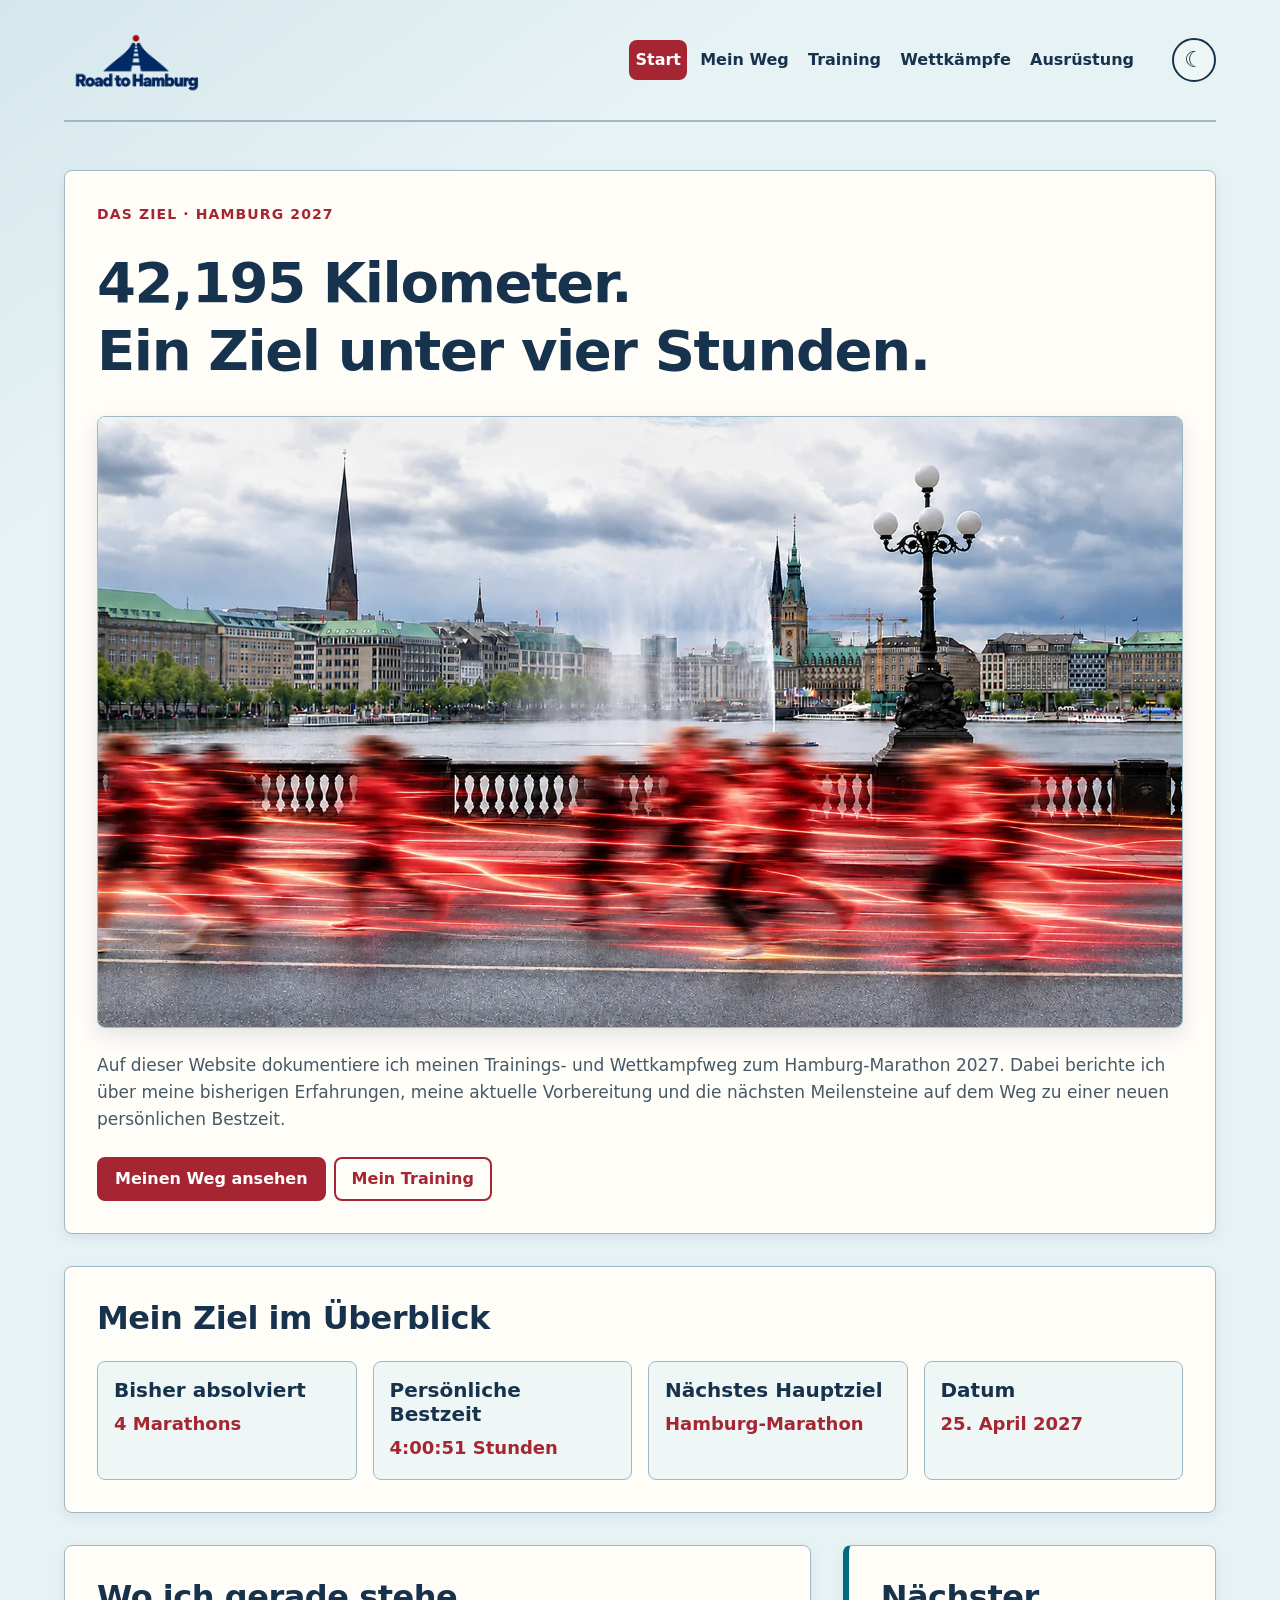
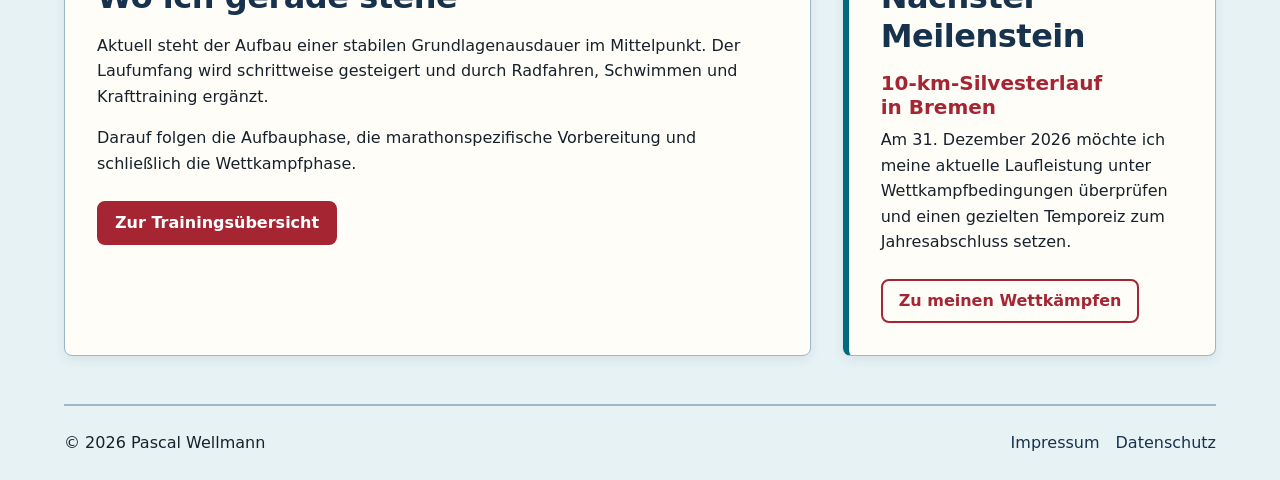
<file: index.html>
<!doctype html>
<html lang="de">
  <head>
    <meta charset="UTF-8" />
    <meta name="viewport" content="width=device-width, initial-scale=1.0" />

    <meta
      name="description"
      content="Mein Trainings- und Wettkampfweg zum Hamburg-Marathon 2027 mit dem Ziel, die Marathondistanz in weniger als vier Stunden zu absolvieren."
    />

    <title>Start | Road to Hamburg</title>
    <link
      rel="icon"
      type="image/webp"
      href="assets/img/road-to-hamburg-logo-320.webp"
    />
    <link rel="stylesheet" href="assets/css/styles.css" />
    <script src="assets/js/components.js"></script>
  </head>

  <body class="page-home">
    <site-header></site-header>

    <main id="main-content" tabindex="-1">
      <section class="home-intro">
        <p class="home-kicker">Das Ziel · Hamburg 2027</p>

        <h1>
          <span>42,195 Kilometer.</span>
          <span>Ein Ziel unter vier Stunden.</span>
        </h1>

        <figure class="home-hero-image">
          <img
            src="assets/img/startseite-hamburg-lichter.webp"
            srcset="
              assets/img/startseite-hamburg-lichter-480.webp  480w,
              assets/img/startseite-hamburg-lichter-960.webp  960w,
              assets/img/startseite-hamburg-lichter.webp     1678w
            "
            sizes="(min-width: 75rem) 68rem, (min-width: 48rem) calc(100vw - 6rem), calc(100vw - 5rem)"
            alt="Bewegungsunscharfe Läufer mit roten Lichtspuren vor der Hamburger Binnenalster"
            width="1678"
            height="937"
            fetchpriority="high"
          />
        </figure>

        <p class="home-intro-text">
          Auf dieser Website dokumentiere ich meinen Trainings- und Wettkampfweg
          zum Hamburg-Marathon 2027. Dabei berichte ich über meine bisherigen
          Erfahrungen, meine aktuelle Vorbereitung und die nächsten Meilensteine
          auf dem Weg zu einer neuen persönlichen Bestzeit.
        </p>

        <p class="button-group">
          <a class="button" href="mein-weg.html">Meinen Weg ansehen</a>

          <a class="button button--secondary" href="training.html">
            Mein Training
          </a>
        </p>
      </section>

      <section class="home-stats">
        <h2>Mein Ziel im Überblick</h2>

        <article>
          <h3>Bisher absolviert</h3>
          <p>4 Marathons</p>
        </article>

        <article>
          <h3>Persönliche Bestzeit</h3>
          <p>4:00:51 Stunden</p>
        </article>

        <article>
          <h3>Nächstes Hauptziel</h3>
          <p>Hamburg-Marathon</p>
        </article>

        <article>
          <h3>Datum</h3>
          <p>
            <time datetime="2027-04-25">25. April 2027</time>
          </p>
        </article>
      </section>

      <section class="home-status">
        <h2>Wo ich gerade stehe</h2>

        <p>
          Aktuell steht der Aufbau einer stabilen Grundlagenausdauer im
          Mittelpunkt. Der Laufumfang wird schrittweise gesteigert und durch
          Radfahren, Schwimmen und Krafttraining ergänzt.
        </p>

        <p>
          Darauf folgen die Aufbauphase, die marathonspezifische Vorbereitung
          und schließlich die Wettkampfphase.
        </p>

        <a class="button" href="training.html">Zur Trainingsübersicht</a>
      </section>

      <aside class="home-next">
        <h2>Nächster Meilenstein</h2>

        <h3>10-km-Silvesterlauf in Bremen</h3>

        <p>
          Am <time datetime="2026-12-31">31. Dezember 2026</time> möchte ich
          meine aktuelle Laufleistung unter Wettkampfbedingungen überprüfen und
          einen gezielten Temporeiz zum Jahresabschluss setzen.
        </p>

        <a class="button button--secondary" href="wettkaempfe.html">
          Zu meinen Wettkämpfen
        </a>
      </aside>
    </main>

    <site-footer></site-footer>
  </body>
</html>
</file>
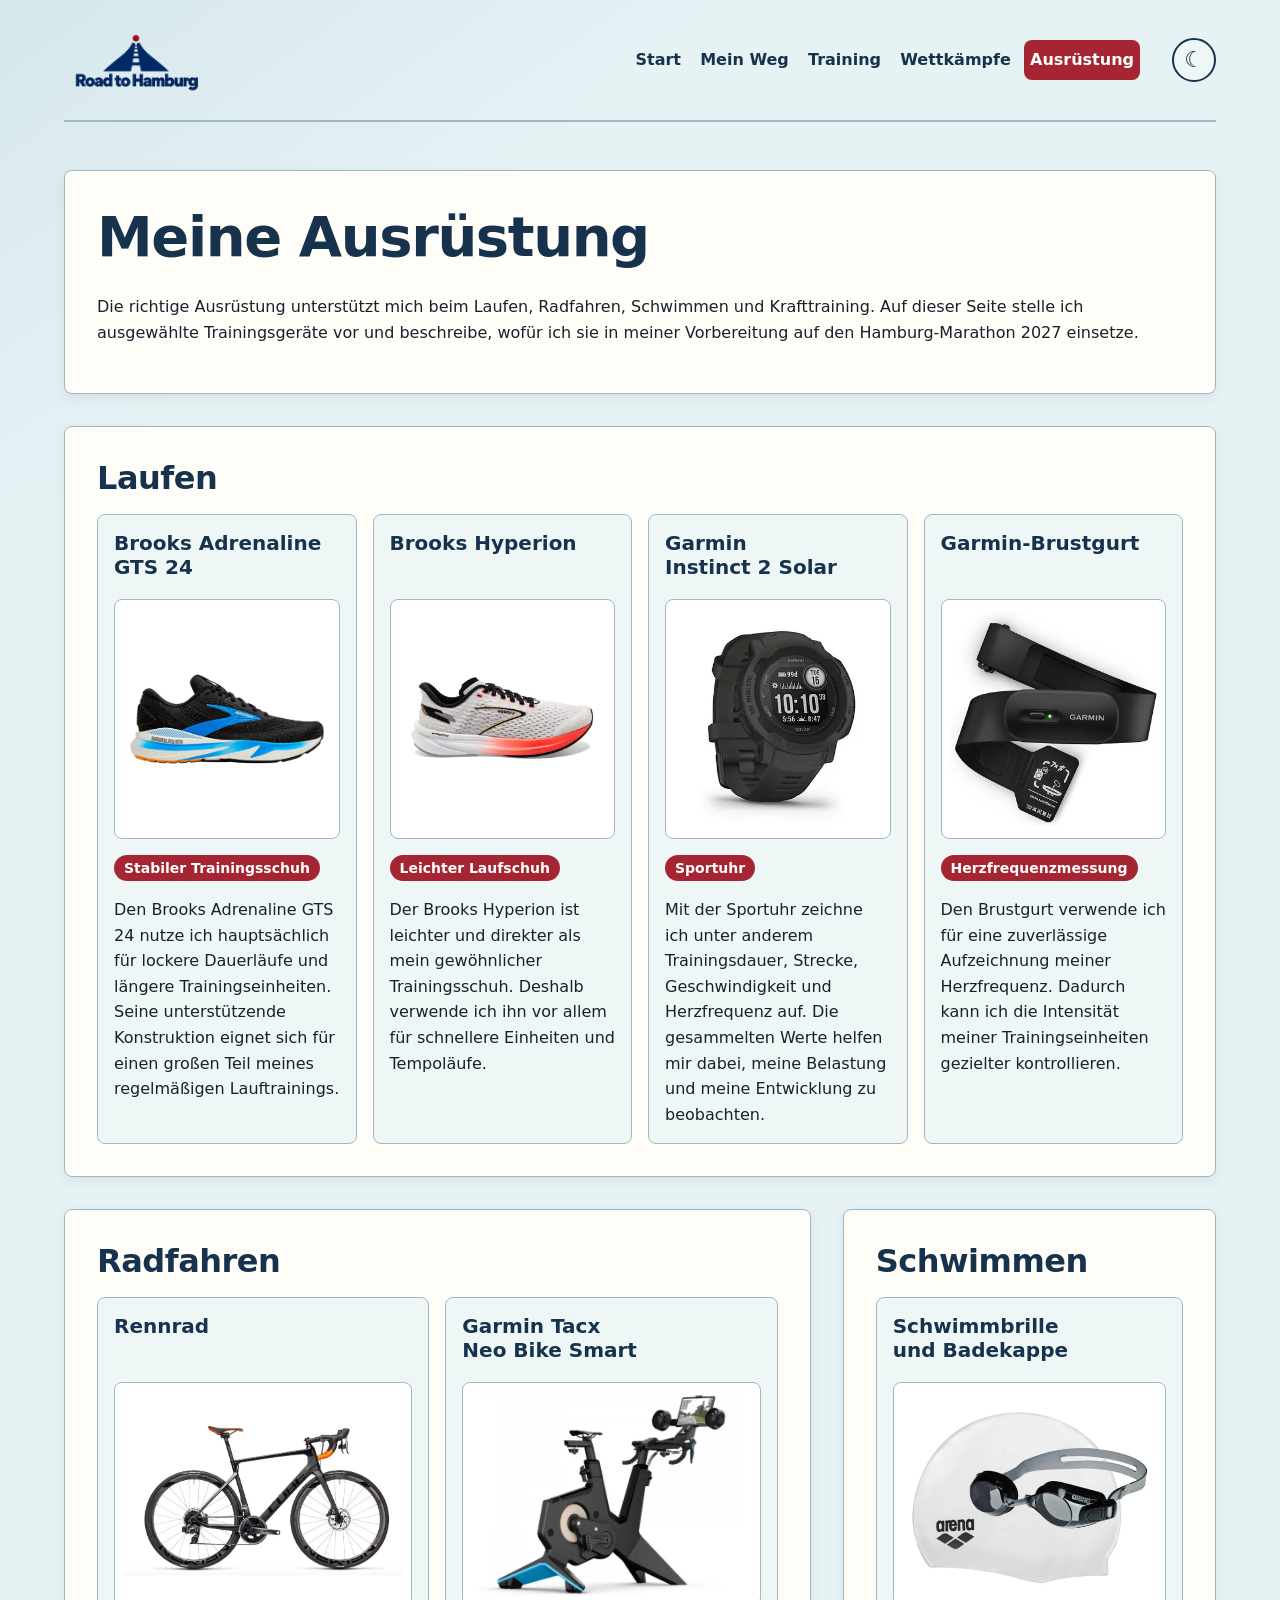
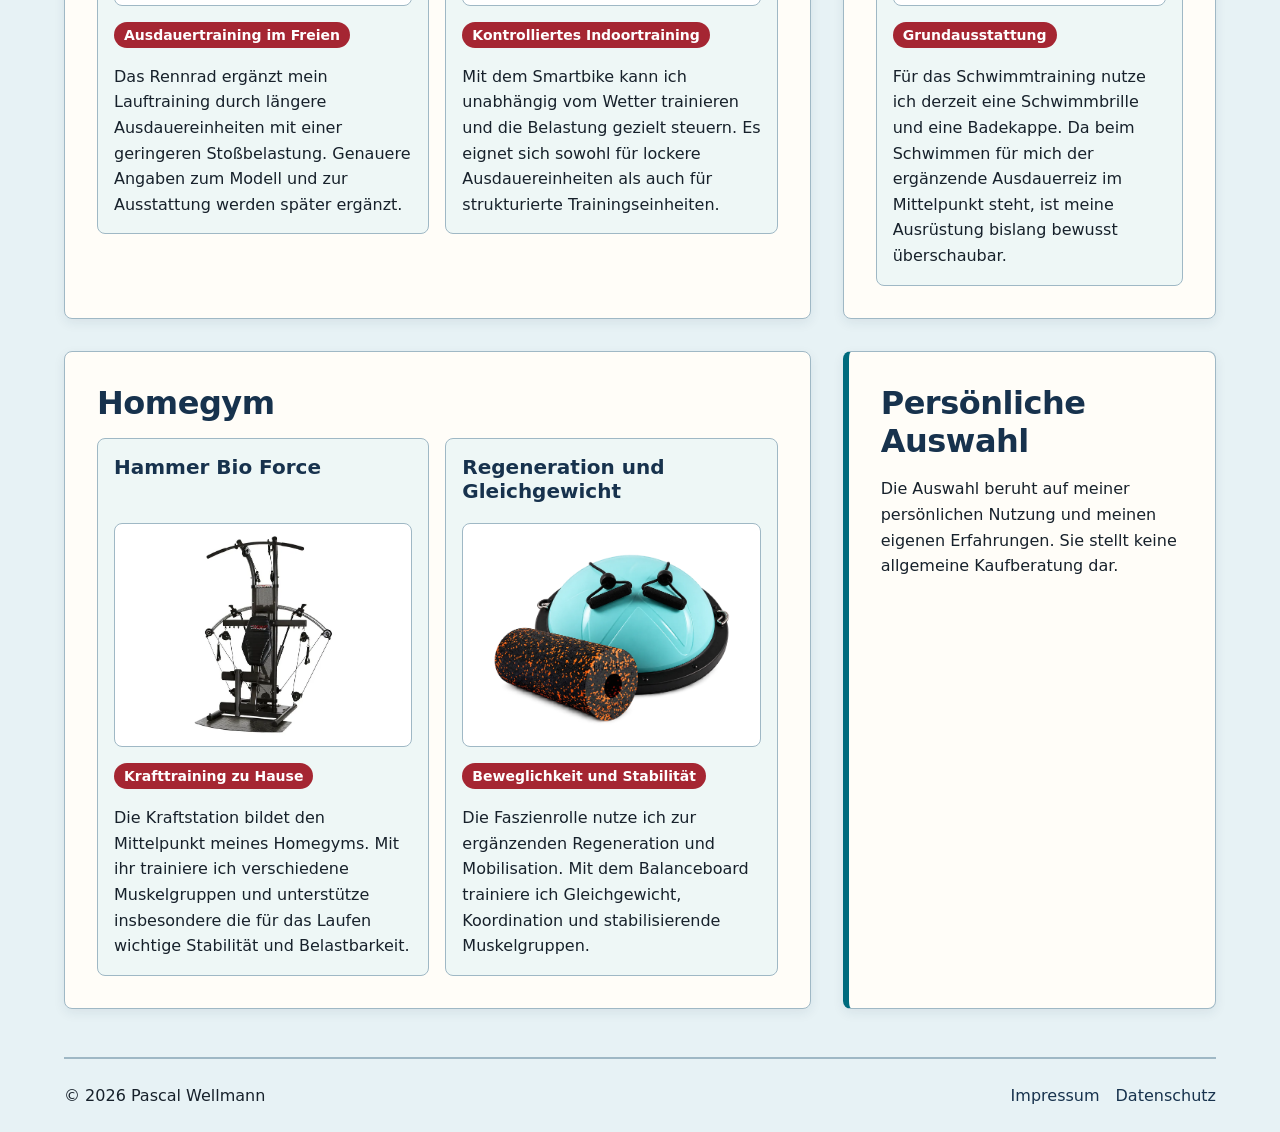
<file: ausruestung.html>
<!doctype html>
<html lang="de">
  <head>
    <meta charset="UTF-8" />
    <meta name="viewport" content="width=device-width, initial-scale=1.0" />

    <meta
      name="description"
      content="Meine persönliche Ausrüstung für das Lauftraining, Radfahren, Schwimmen und Krafttraining auf dem Weg zum Hamburg-Marathon 2027."
    />

    <title>Ausrüstung | Road to Hamburg</title>
    <link
      rel="icon"
      type="image/webp"
      href="assets/img/road-to-hamburg-logo-320.webp"
    />

    <link rel="stylesheet" href="assets/css/styles.css" />
    <script src="assets/js/components.js"></script>
  </head>

  <body class="page-equipment">
    <site-header></site-header>

    <main id="main-content" tabindex="-1">
      <section class="equipment-intro">
        <h1>Meine Ausrüstung</h1>

        <p>
          Die richtige Ausrüstung unterstützt mich beim Laufen, Radfahren,
          Schwimmen und Krafttraining. Auf dieser Seite stelle ich ausgewählte
          Trainingsgeräte vor und beschreibe, wofür ich sie in meiner
          Vorbereitung auf den Hamburg-Marathon 2027 einsetze.
        </p>
      </section>

      <section class="equipment-running">
        <h2>Laufen</h2>

        <article>
          <h3>Brooks Adrenaline GTS 24</h3>

          <figure class="equipment-image" aria-hidden="true">
            <img
              src="assets/img/gts24.webp"
              alt=""
              width="1000"
              height="515"
              loading="lazy"
            />
          </figure>

          <p class="equipment-purpose">Stabiler Trainingsschuh</p>

          <p>
            Den Brooks Adrenaline GTS 24 nutze ich hauptsächlich für lockere
            Dauerläufe und längere Trainingseinheiten. Seine unterstützende
            Konstruktion eignet sich für einen großen Teil meines regelmäßigen
            Lauftrainings.
          </p>
        </article>

        <article>
          <h3>Brooks Hyperion</h3>

          <figure class="equipment-image" aria-hidden="true">
            <img
              src="assets/img/hyperion.webp"
              alt=""
              width="673"
              height="416"
              loading="lazy"
            />
          </figure>

          <p class="equipment-purpose">Leichter Laufschuh</p>

          <p>
            Der Brooks Hyperion ist leichter und direkter als mein gewöhnlicher
            Trainingsschuh. Deshalb verwende ich ihn vor allem für schnellere
            Einheiten und Tempoläufe.
          </p>
        </article>

        <article>
          <h3>Garmin Instinct 2 Solar</h3>

          <figure class="equipment-image" aria-hidden="true">
            <img
              src="assets/img/instinct-solar.webp"
              alt=""
              width="361"
              height="380"
              loading="lazy"
            />
          </figure>

          <p class="equipment-purpose">Sportuhr</p>

          <p>
            Mit der Sportuhr zeichne ich unter anderem Trainingsdauer, Strecke,
            Geschwindigkeit und Herzfrequenz auf. Die gesammelten Werte helfen
            mir dabei, meine Belastung und meine Entwicklung zu beobachten.
          </p>
        </article>

        <article>
          <h3>Garmin-Brustgurt</h3>

          <figure class="equipment-image" aria-hidden="true">
            <img
              src="assets/img/brustgurt.webp"
              alt=""
              width="679"
              height="702"
              loading="lazy"
            />
          </figure>

          <p class="equipment-purpose">Herzfrequenzmessung</p>

          <p>
            Den Brustgurt verwende ich für eine zuverlässige Aufzeichnung meiner
            Herzfrequenz. Dadurch kann ich die Intensität meiner
            Trainingseinheiten gezielter kontrollieren.
          </p>
        </article>
      </section>

      <section class="equipment-cycling">
        <h2>Radfahren</h2>

        <article>
          <h3>Rennrad</h3>

          <figure class="equipment-image" aria-hidden="true">
            <img
              src="assets/img/rennrad.webp"
              alt=""
              width="833"
              height="491"
              loading="lazy"
            />
          </figure>

          <p class="equipment-purpose">Ausdauertraining im Freien</p>

          <p>
            Das Rennrad ergänzt mein Lauftraining durch längere
            Ausdauereinheiten mit einer geringeren Stoßbelastung. Genauere
            Angaben zum Modell und zur Ausstattung werden später ergänzt.
          </p>
        </article>

        <article>
          <h3>Garmin Tacx Neo Bike Smart</h3>

          <figure class="equipment-image" aria-hidden="true">
            <img
              src="assets/img/smartbike.webp"
              alt=""
              width="600"
              height="467"
              loading="lazy"
            />
          </figure>

          <p class="equipment-purpose">Kontrolliertes Indoortraining</p>

          <p>
            Mit dem Smartbike kann ich unabhängig vom Wetter trainieren und die
            Belastung gezielt steuern. Es eignet sich sowohl für lockere
            Ausdauereinheiten als auch für strukturierte Trainingseinheiten.
          </p>
        </article>
      </section>

      <section class="equipment-swimming">
        <h2>Schwimmen</h2>

        <article>
          <h3>Schwimmbrille und Badekappe</h3>

          <figure class="equipment-image" aria-hidden="true">
            <img
              src="assets/img/schwimmbrille-badekappe.webp"
              alt=""
              width="500"
              height="380"
              loading="lazy"
            />
          </figure>

          <p class="equipment-purpose">Grundausstattung</p>

          <p>
            Für das Schwimmtraining nutze ich derzeit eine Schwimmbrille und
            eine Badekappe. Da beim Schwimmen für mich der ergänzende
            Ausdauerreiz im Mittelpunkt steht, ist meine Ausrüstung bislang
            bewusst überschaubar.
          </p>
        </article>
      </section>

      <section class="equipment-homegym">
        <h2>Homegym</h2>

        <article>
          <h3>Hammer Bio Force</h3>

          <figure class="equipment-image" aria-hidden="true">
            <img
              src="assets/img/bioforce.webp"
              alt=""
              width="793"
              height="601"
              loading="lazy"
            />
          </figure>

          <p class="equipment-purpose">Krafttraining zu Hause</p>

          <p>
            Die Kraftstation bildet den Mittelpunkt meines Homegyms. Mit ihr
            trainiere ich verschiedene Muskelgruppen und unterstütze
            insbesondere die für das Laufen wichtige Stabilität und
            Belastbarkeit.
          </p>
        </article>

        <article>
          <h3>Regeneration und Gleichgewicht</h3>

          <figure class="equipment-image" aria-hidden="true">
            <img
              src="assets/img/blackroll-balanceboard.webp"
              alt=""
              width="1536"
              height="1024"
              loading="lazy"
            />
          </figure>

          <p class="equipment-purpose">Beweglichkeit und Stabilität</p>

          <p>
            Die Faszienrolle nutze ich zur ergänzenden Regeneration und
            Mobilisation. Mit dem Balanceboard trainiere ich Gleichgewicht,
            Koordination und stabilisierende Muskelgruppen.
          </p>
        </article>
      </section>

      <aside class="equipment-note">
        <h2>Persönliche Auswahl</h2>

        <p>
          Die Auswahl beruht auf meiner persönlichen Nutzung und meinen eigenen
          Erfahrungen. Sie stellt keine allgemeine Kaufberatung dar.
        </p>
      </aside>
    </main>

    <site-footer></site-footer>
  </body>
</html>
</file>
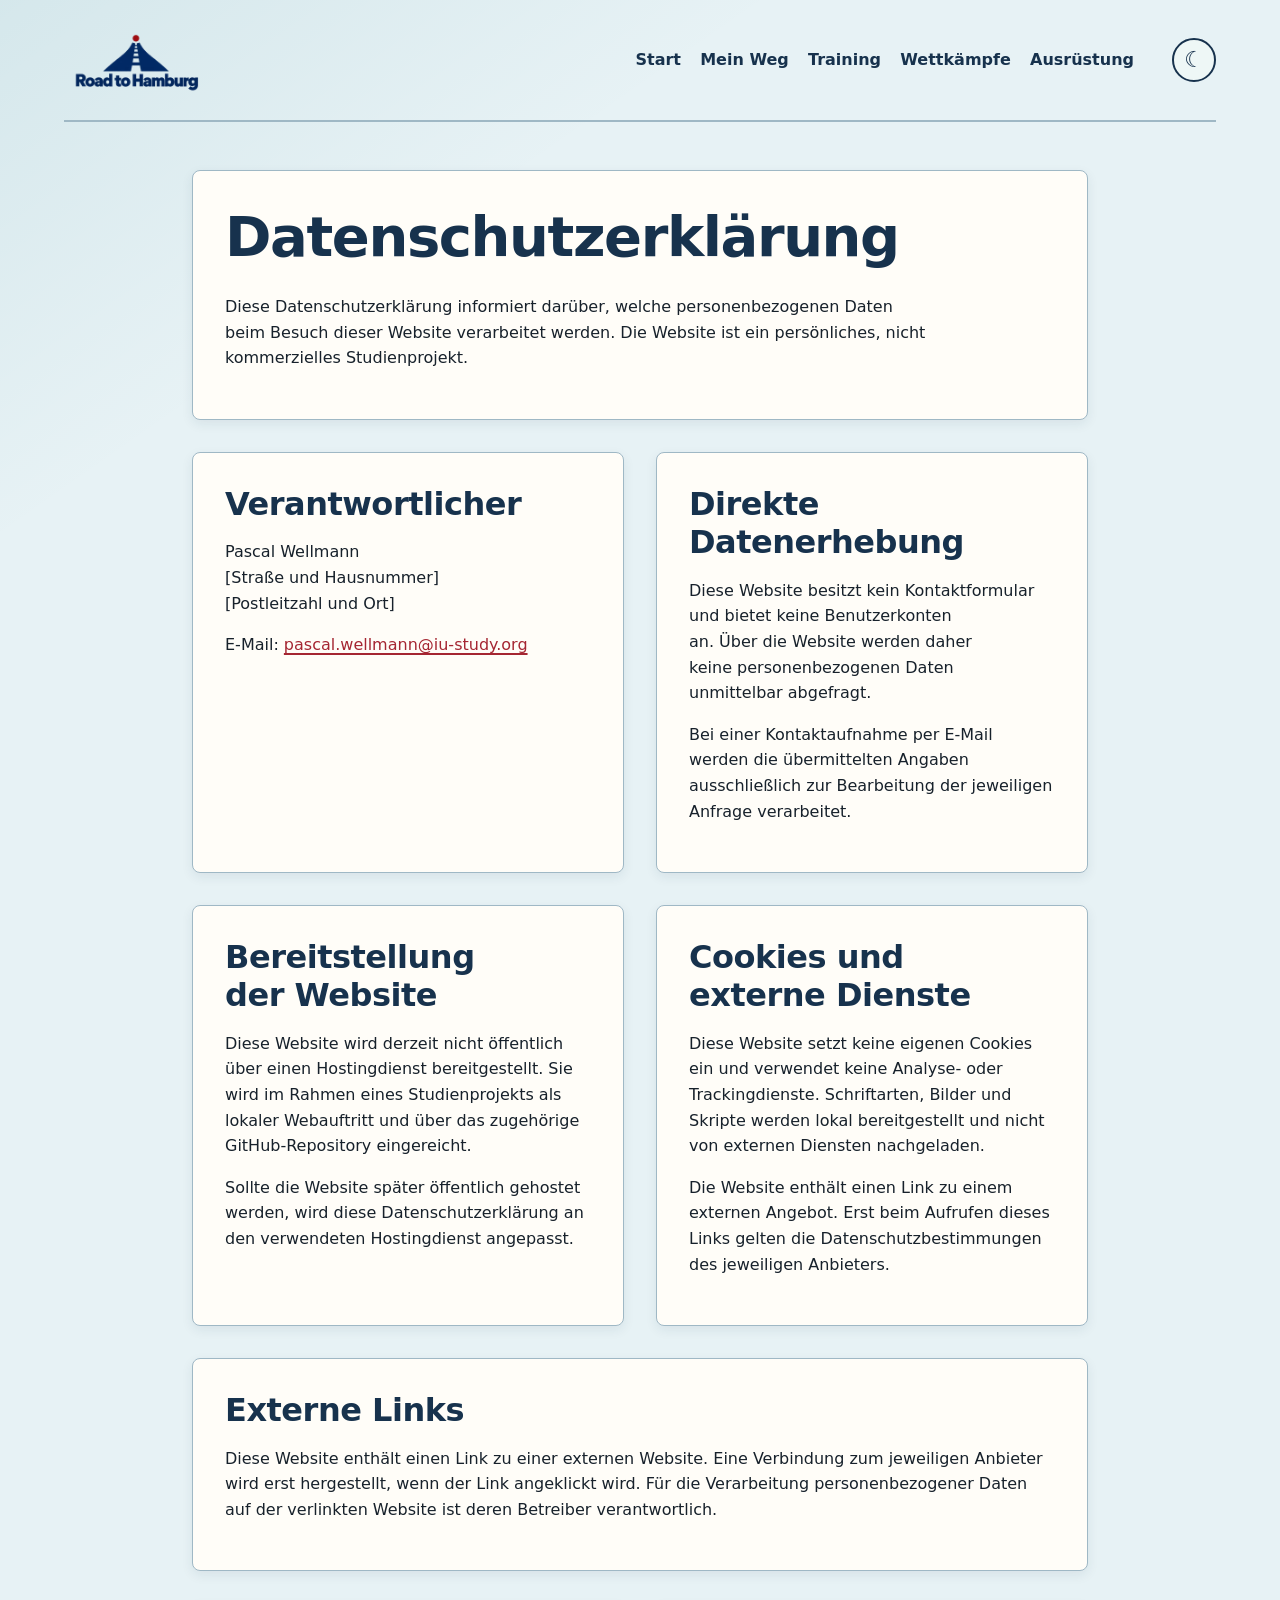
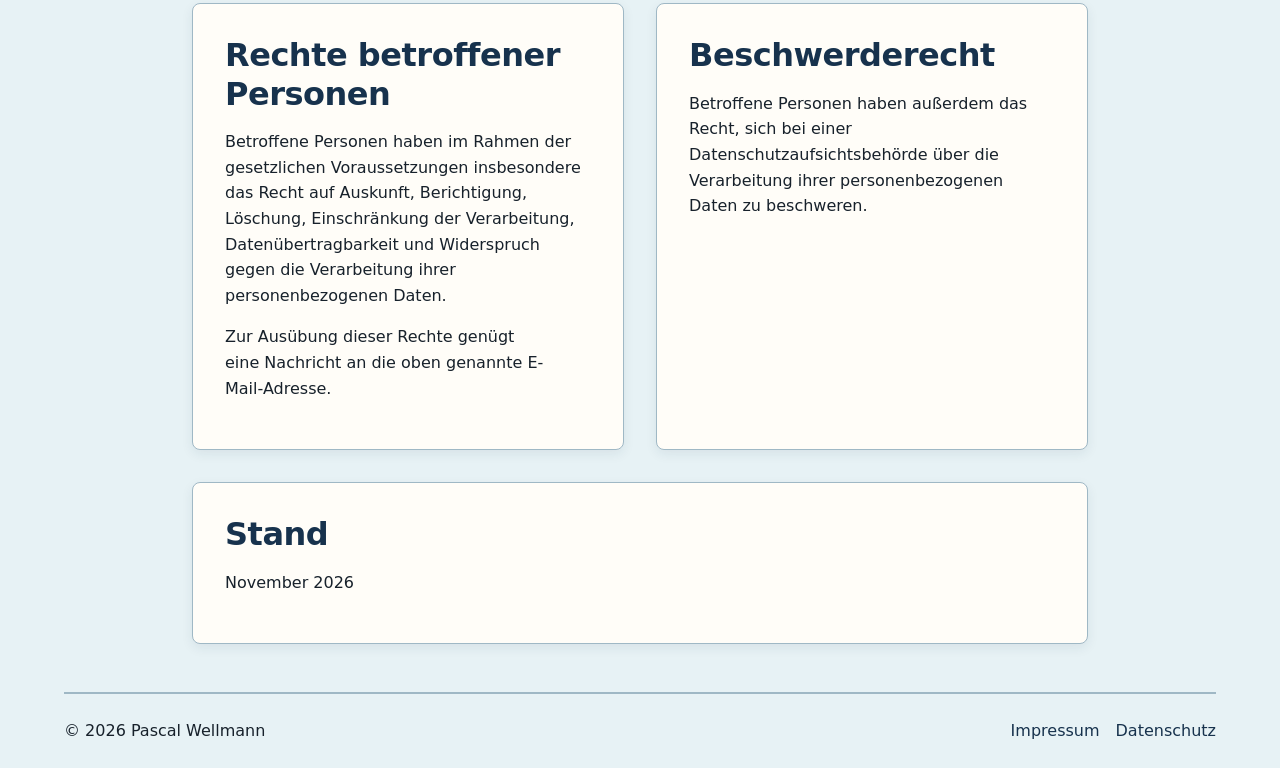
<file: datenschutz.html>
<!doctype html>
<html lang="de">
  <head>
    <meta charset="UTF-8" />
    <meta name="viewport" content="width=device-width, initial-scale=1.0" />

    <meta
      name="description"
      content="Informationen zur Verarbeitung personenbezogener Daten auf dem Webauftritt Road to Hamburg."
    />

    <title>Datenschutz | Road to Hamburg</title>
    <link
      rel="icon"
      type="image/webp"
      href="assets/img/road-to-hamburg-logo-320.webp"
    />
    <link rel="stylesheet" href="assets/css/styles.css" />
    <script src="assets/js/components.js"></script>
  </head>

  <body class="page-legal page-privacy">
    <site-header></site-header>

    <main id="main-content" tabindex="-1">
      <section class="privacy-intro">
        <h1>Datenschutzerklärung</h1>

        <p>
          Diese Datenschutzerklärung informiert darüber, welche
          personenbezogenen Daten beim Besuch dieser Website verarbeitet werden.
          Die Website ist ein persönliches, nicht kommerzielles Studienprojekt.
        </p>
      </section>

      <section class="privacy-controller">
        <h2>Verantwortlicher</h2>

        <address>
          <p>
            Pascal Wellmann<br />
            [Straße und Hausnummer]<br />
            [Postleitzahl und Ort]
          </p>

          <p>
            E-Mail:
            <a href="mailto:pascal.wellmann@iu-study.org">
              pascal.wellmann@iu-study.org
            </a>
          </p>
        </address>
      </section>

      <section class="privacy-collection">
        <h2>Direkte Datenerhebung</h2>

        <p>
          Diese Website besitzt kein Kontaktformular und bietet keine
          Benutzerkonten an. Über die Website werden daher keine
          personenbezogenen Daten unmittelbar abgefragt.
        </p>

        <p>
          Bei einer Kontaktaufnahme per E-Mail werden die übermittelten Angaben
          ausschließlich zur Bearbeitung der jeweiligen Anfrage verarbeitet.
        </p>
      </section>

      <section class="privacy-provision">
        <h2>Bereitstellung der Website</h2>

        <p>
          Diese Website wird derzeit nicht öffentlich über einen Hostingdienst
          bereitgestellt. Sie wird im Rahmen eines Studienprojekts als lokaler
          Webauftritt und über das zugehörige GitHub-Repository eingereicht.
        </p>

        <p>
          Sollte die Website später öffentlich gehostet werden, wird diese
          Datenschutzerklärung an den verwendeten Hostingdienst angepasst.
        </p>
      </section>

      <section class="privacy-services">
        <h2>Cookies und externe Dienste</h2>

        <p>
          Diese Website setzt keine eigenen Cookies ein und verwendet keine
          Analyse- oder Trackingdienste. Schriftarten, Bilder und Skripte werden
          lokal bereitgestellt und nicht von externen Diensten nachgeladen.
        </p>

        <p>
          Die Website enthält einen Link zu einem externen Angebot. Erst beim
          Aufrufen dieses Links gelten die Datenschutzbestimmungen des
          jeweiligen Anbieters.
        </p>
      </section>

      <section class="privacy-links">
        <h2>Externe Links</h2>

        <p>
          Diese Website enthält einen Link zu einer externen Website. Eine
          Verbindung zum jeweiligen Anbieter wird erst hergestellt, wenn der
          Link angeklickt wird. Für die Verarbeitung personenbezogener Daten auf
          der verlinkten Website ist deren Betreiber verantwortlich.
        </p>
      </section>

      <section class="privacy-rights">
        <h2>Rechte betroffener Personen</h2>

        <p>
          Betroffene Personen haben im Rahmen der gesetzlichen Voraussetzungen
          insbesondere das Recht auf Auskunft, Berichtigung, Löschung,
          Einschränkung der Verarbeitung, Datenübertragbarkeit und Widerspruch
          gegen die Verarbeitung ihrer personenbezogenen Daten.
        </p>

        <p>
          Zur Ausübung dieser Rechte genügt eine Nachricht an die oben genannte
          E-Mail-Adresse.
        </p>
      </section>

      <section class="privacy-complaint">
        <h2>Beschwerderecht</h2>

        <p>
          Betroffene Personen haben außerdem das Recht, sich bei einer
          Datenschutzaufsichtsbehörde über die Verarbeitung ihrer
          personenbezogenen Daten zu beschweren.
        </p>
      </section>

      <section class="privacy-date">
        <h2>Stand</h2>
        <p>November 2026</p>
      </section>
    </main>

    <site-footer></site-footer>
  </body>
</html>
</file>
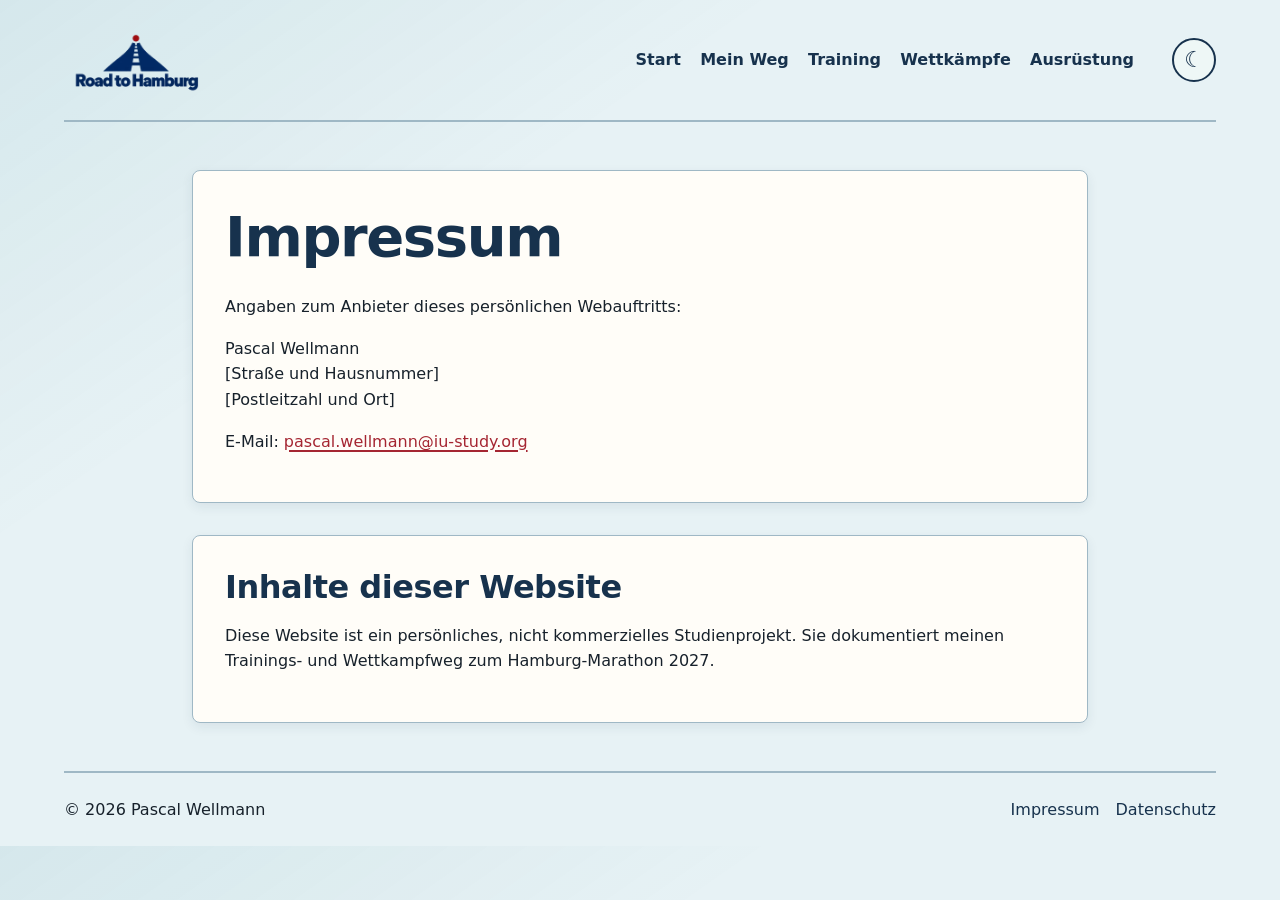
<file: impressum.html>
<!doctype html>
<html lang="de">
  <head>
    <meta charset="UTF-8" />
    <meta name="viewport" content="width=device-width, initial-scale=1.0" />

    <meta
      name="description"
      content="Anbieterangaben zum persönlichen Webauftritt Road to Hamburg."
    />

    <title>Impressum | Road to Hamburg</title>
    <link
      rel="icon"
      type="image/webp"
      href="assets/img/road-to-hamburg-logo-320.webp"
    />
    <link rel="stylesheet" href="assets/css/styles.css" />
    <script src="assets/js/components.js"></script>
  </head>

  <body class="page-legal page-imprint">
    <site-header></site-header>

    <main id="main-content" tabindex="-1">
      <section>
        <h1>Impressum</h1>

        <p>Angaben zum Anbieter dieses persönlichen Webauftritts:</p>

        <address>
          <p>
            Pascal Wellmann<br />
            [Straße und Hausnummer]<br />
            [Postleitzahl und Ort]
          </p>

          <p>
            E-Mail:
            <a href="mailto:pascal.wellmann@iu-study.org">
              pascal.wellmann@iu-study.org
            </a>
          </p>
        </address>
      </section>

      <section>
        <h2>Inhalte dieser Website</h2>

        <p>
          Diese Website ist ein persönliches, nicht kommerzielles
          Studienprojekt. Sie dokumentiert meinen Trainings- und Wettkampfweg
          zum Hamburg-Marathon 2027.
        </p>
      </section>
    </main>

    <site-footer></site-footer>
  </body>
</html>
</file>
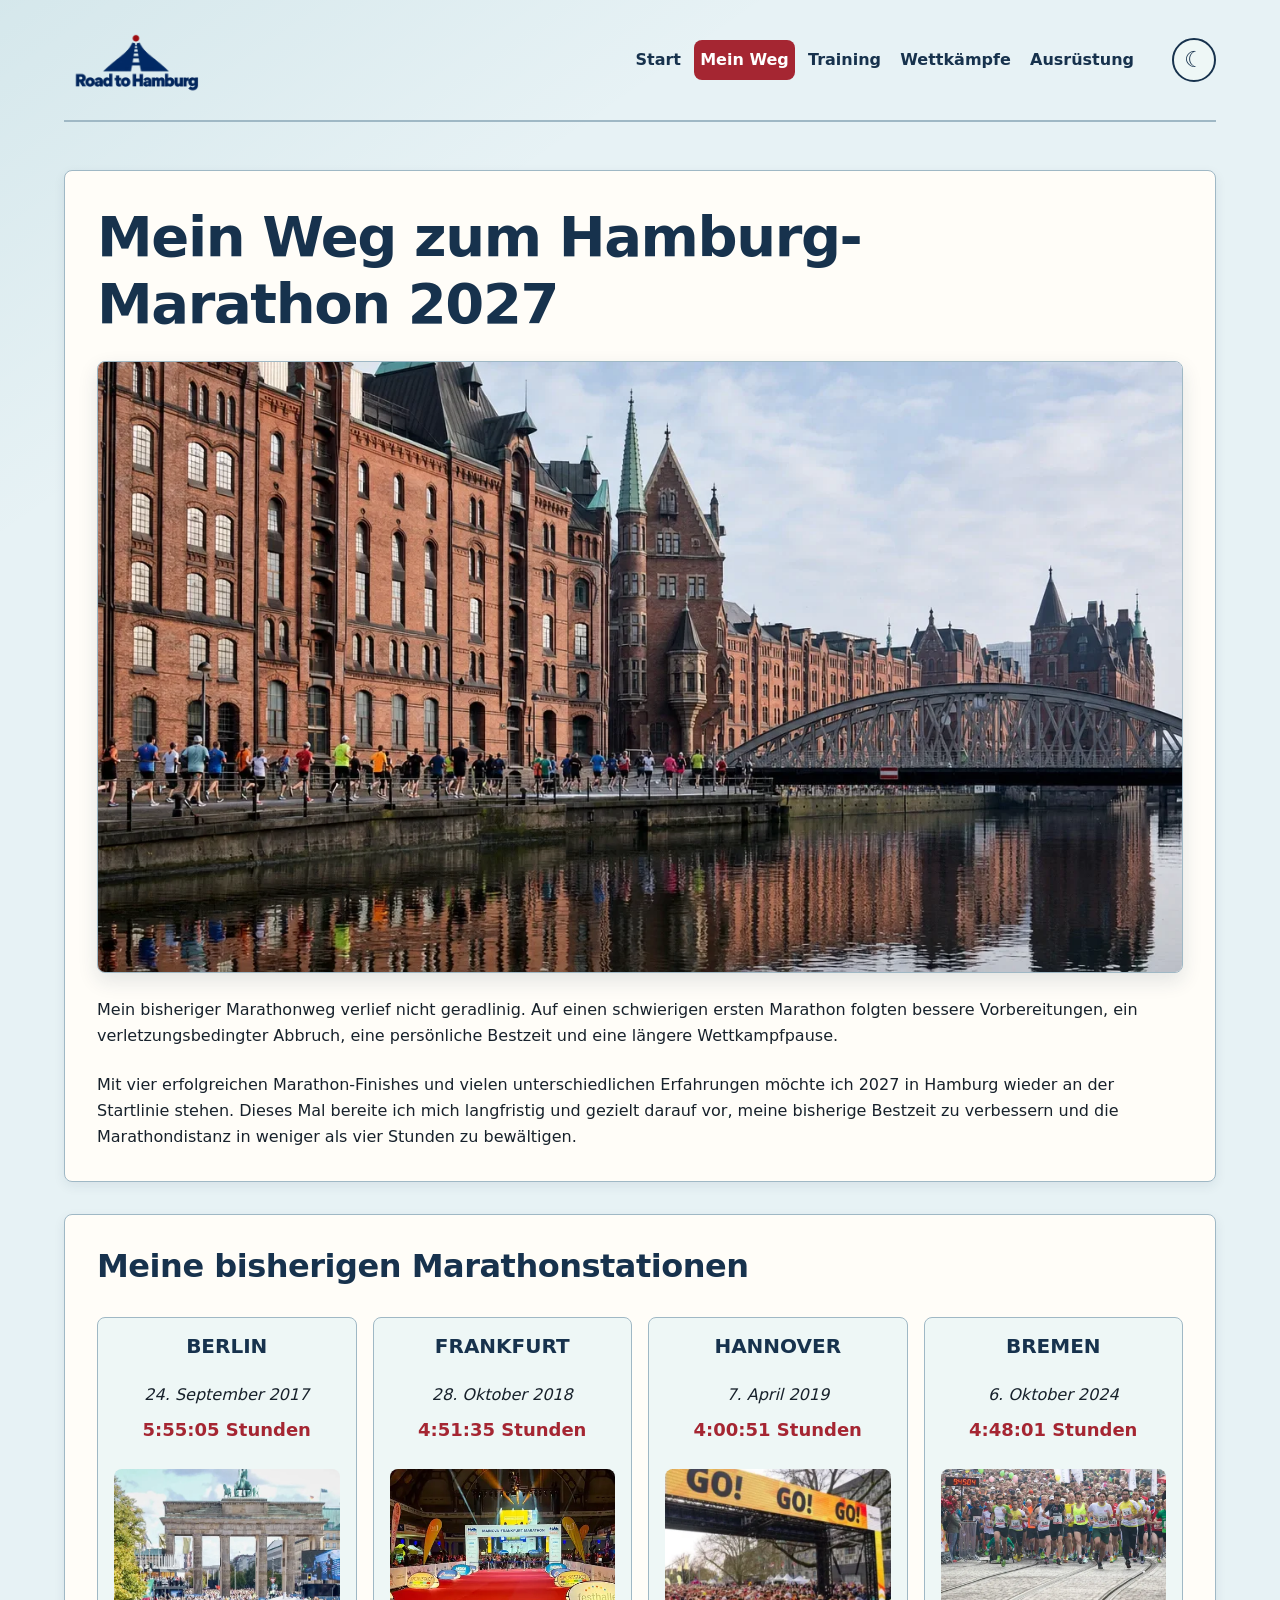
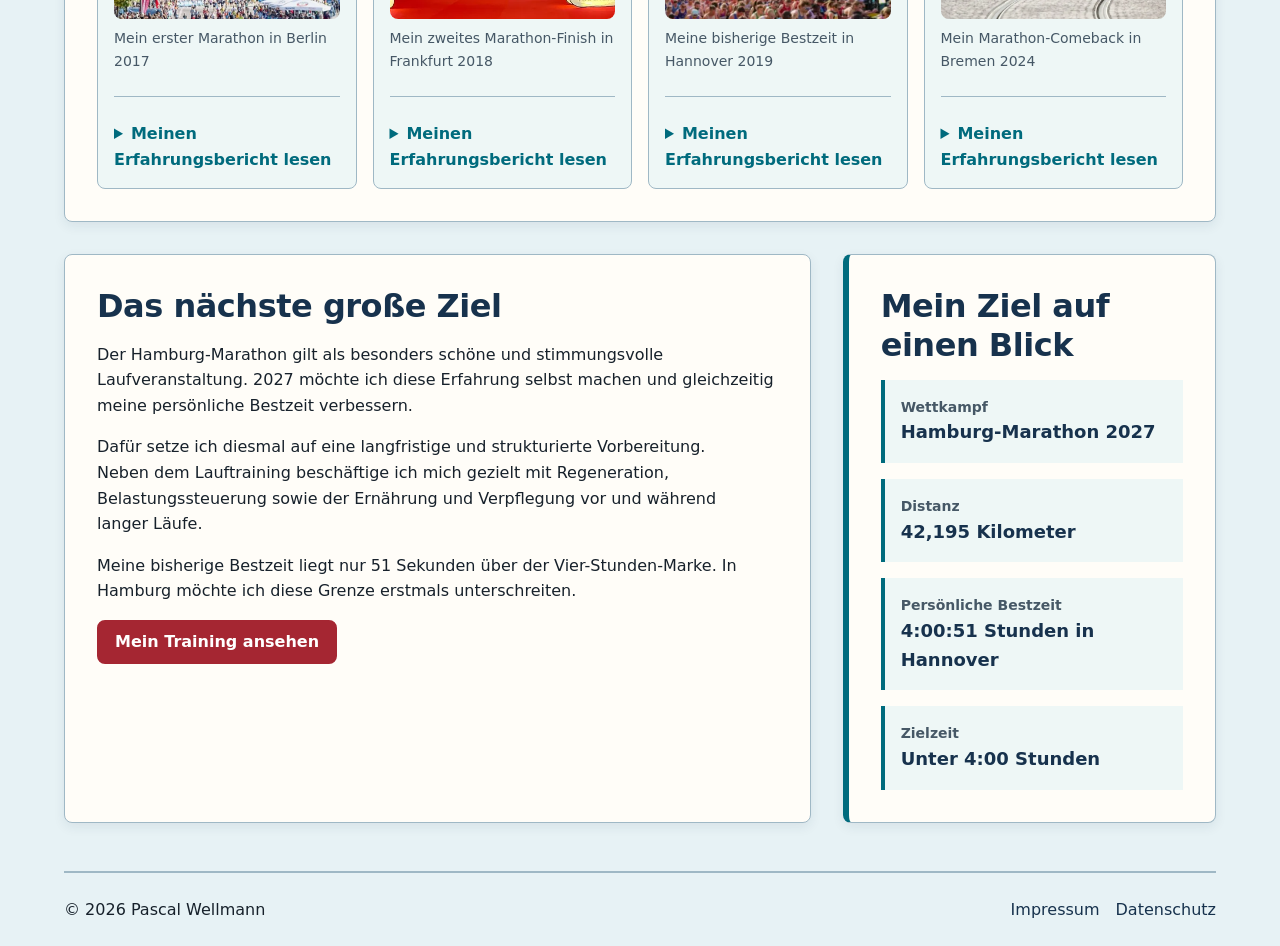
<file: mein-weg.html>
<!doctype html>
<html lang="de">
  <head>
    <meta charset="UTF-8" />
    <meta name="viewport" content="width=device-width, initial-scale=1.0" />

    <meta
      name="description"
      content="Meine bisherigen Marathonstationen und mein Weg zu einer neuen persönlichen Bestzeit beim Hamburg-Marathon 2027."
    />

    <title>Mein Weg | Road to Hamburg</title>
    <link
      rel="icon"
      type="image/webp"
      href="assets/img/road-to-hamburg-logo-320.webp"
    />
    <link rel="stylesheet" href="assets/css/styles.css" />
    <script src="assets/js/components.js"></script>
  </head>

  <body class="page-journey">
    <site-header></site-header>

    <main id="main-content" tabindex="-1">
      <section class="journey-intro">
        <h1>Mein Weg zum Hamburg-Marathon 2027</h1>

        <figure class="journey-hero-image">
          <img
            src="assets/img/mein-weg-hero.webp"
            srcset="
              assets/img/mein-weg-hero-480.webp  480w,
              assets/img/mein-weg-hero-960.webp  960w,
              assets/img/mein-weg-hero.webp     1280w
            "
            sizes="(min-width: 75rem) 68rem, (min-width: 48rem) calc(100vw - 6rem), calc(100vw - 5rem)"
            alt="Lauftraining als Teil meiner Vorbereitung auf den Hamburg-Marathon"
            width="1280"
            height="720"
            fetchpriority="high"
          />
        </figure>

        <p>
          Mein bisheriger Marathonweg verlief nicht geradlinig. Auf einen
          schwierigen ersten Marathon folgten bessere Vorbereitungen, ein
          verletzungsbedingter Abbruch, eine persönliche Bestzeit und eine
          längere Wettkampfpause.
        </p>

        <p>
          Mit vier erfolgreichen Marathon-Finishes und vielen unterschiedlichen
          Erfahrungen möchte ich 2027 in Hamburg wieder an der Startlinie
          stehen. Dieses Mal bereite ich mich langfristig und gezielt darauf
          vor, meine bisherige Bestzeit zu verbessern und die Marathondistanz in
          weniger als vier Stunden zu bewältigen.
        </p>
      </section>

      <section class="journey-stations">
        <h2>Meine bisherigen Marathonstationen</h2>

        <article>
          <h3>Berlin</h3>

          <ul class="journey-result">
            <li>
              <time datetime="2017-09-24">24. September 2017</time>
            </li>

            <li>
              <time datetime="PT5H55M5S">5:55:05 Stunden</time>
            </li>
          </ul>

          <figure>
            <img
              src="assets/img/berlin-marathon-2017.webp"
              alt="Viele Läufer vor dem Brandenburger Tor beim Berlin-Marathon 2017"
              width="587"
              height="475"
              loading="lazy"
            />

            <figcaption>Mein erster Marathon in Berlin 2017</figcaption>
          </figure>

          <details>
            <summary>Meinen Erfahrungsbericht lesen</summary>

            <p>
              Berlin war mein erster Marathon. Zu diesem Zeitpunkt hatte ich
              kaum Erfahrung mit so langen Distanzen. Meine Vorbereitung war
              noch wenig strukturiert und eine durchdachte Ernährungs- und
              Verpflegungsstrategie hatte ich ebenfalls nicht.
            </p>

            <p>
              Den Lauf zu Ende zu bringen, wurde deshalb zu einer großen
              körperlichen und mentalen Herausforderung. Trotz der Schmerzen und
              der anstrengenden Erholung danach war ich glücklich, es geschafft
              zu haben, und stolz auf meine erste Marathonmedaille.
            </p>

            <p>
              <strong>Meine Erkenntnis:</strong> Ein Marathon ohne angemessene
              Vorbereitung wird schnell zur reinen Quälerei. Gleichzeitig zeigte
              mir das Erlebnis, dass ich auch eine sehr schwierige
              Herausforderung zu Ende bringen kann.
            </p>
          </details>
        </article>

        <article>
          <h3>Frankfurt</h3>

          <ul class="journey-result">
            <li>
              <time datetime="2018-10-28">28. Oktober 2018</time>
            </li>

            <li>
              <time datetime="PT4H51M35S">4:51:35 Stunden</time>
            </li>
          </ul>

          <figure>
            <img
              src="assets/img/frankfurt-marathon-2018.webp"
              alt="Szene vom Frankfurt-Marathon 2018"
              width="419"
              height="281"
              loading="lazy"
            />

            <figcaption>
              Mein zweites Marathon-Finish in Frankfurt 2018
            </figcaption>
          </figure>

          <details>
            <summary>Meinen Erfahrungsbericht lesen</summary>

            <p>
              Vor Frankfurt hatte ich erneut am Berlin-Marathon teilgenommen,
              musste diesen Lauf jedoch wegen Knieproblemen vorzeitig beenden.
              Bereits wenige Wochen später stand ich in Frankfurt wieder am
              Start.
            </p>

            <p>
              Meine Vorbereitung war inzwischen besser, aber ich konnte das
              geplante Tempo noch nicht über die gesamte Distanz konstant
              halten. Auf den letzten zehn Kilometern folgte deshalb ein
              deutlicher Einbruch.
            </p>

            <p>
              <strong>Meine Erkenntnis:</strong> Mit regelmäßigeren, sinnvoll
              aufgebauten Trainingseinheiten lassen sich nicht nur die Ausdauer,
              sondern auch die Tempokonstanz weiter verbessern.
            </p>
          </details>
        </article>

        <article>
          <h3>Hannover</h3>

          <ul class="journey-result">
            <li>
              <time datetime="2019-04-07">7. April 2019</time>
            </li>

            <li>
              <time datetime="PT4H0M51S">4:00:51 Stunden</time>
            </li>
          </ul>

          <figure>
            <img
              src="assets/img/hannover-marathon-2019.webp"
              alt="Szene vom Hannover-Marathon 2019"
              width="561"
              height="448"
              loading="lazy"
            />

            <figcaption>Meine bisherige Bestzeit in Hannover 2019</figcaption>
          </figure>

          <details>
            <summary>Meinen Erfahrungsbericht lesen</summary>

            <p>
              In Hannover zahlte sich eine gute und strukturierte Vorbereitung
              aus. Der Marathon verlief weitgehend nach Plan und bereitete mir
              deutlich mehr Freude als meine vorherigen Läufe.
            </p>

            <p>
              Auch nach dem Zieleinlauf hatte ich keine größeren Schmerzen. Mit
              einer Zeit von 4:00:51 Stunden erreichte ich dort meine bis heute
              gültige persönliche Bestzeit. Damit fehlten lediglich 51 Sekunden
              bis zur Vier-Stunden-Marke.
            </p>

            <p>
              <strong>Meine Erkenntnis:</strong> Regelmäßiges, strukturiertes
              und ausreichendes Training kann einen Marathon vollständig
              verändern. Aus einer Belastungsprobe wurde ein positives Erlebnis,
              das den Wunsch nach weiteren Zielen geweckt hat.
            </p>
          </details>
        </article>

        <article>
          <h3>Bremen</h3>

          <ul class="journey-result">
            <li>
              <time datetime="2024-10-06">6. Oktober 2024</time>
            </li>

            <li>
              <time datetime="PT4H48M1S">4:48:01 Stunden</time>
            </li>
          </ul>

          <figure>
            <img
              src="assets/img/bremen-marathon-2024.webp"
              alt="Szene vom Bremen-Marathon 2024"
              width="752"
              height="526"
              loading="lazy"
            />

            <figcaption>Mein Marathon-Comeback in Bremen 2024</figcaption>
          </figure>

          <details>
            <summary>Meinen Erfahrungsbericht lesen</summary>

            <p>
              Nach einer längeren, unter anderem durch die Corona-Pandemie
              geprägten Wettkampf- und Trainingspause wollte ich wieder einen
              Marathon laufen. Zunächst musste ich deshalb erneut in einen
              regelmäßigen Trainingsrhythmus zurückfinden.
            </p>

            <p>
              Die Vorbereitung war nicht schlecht, erreichte aber noch nicht das
              Niveau meiner Vorbereitung auf Hannover. Mit meiner Laufzeit war
              ich entsprechend nicht zufrieden, weil ich die Distanz zuvor
              bereits schneller absolviert hatte.
            </p>

            <p>
              <strong>Meine Erkenntnis:</strong> Bremen hat meine Freude an
              Laufveranstaltungen neu geweckt. Gleichzeitig wurde mir deutlich,
              dass ich mein Leistungsniveau nur mit einer langfristigen und
              konsequenten Vorbereitung wieder erreichen und verbessern kann.
            </p>
          </details>
        </article>
      </section>

      <section class="journey-next">
        <h2>Das nächste große Ziel</h2>

        <p>
          Der Hamburg-Marathon gilt als besonders schöne und stimmungsvolle
          Laufveranstaltung. 2027 möchte ich diese Erfahrung selbst machen und
          gleichzeitig meine persönliche Bestzeit verbessern.
        </p>

        <p>
          Dafür setze ich diesmal auf eine langfristige und strukturierte
          Vorbereitung. Neben dem Lauftraining beschäftige ich mich gezielt mit
          Regeneration, Belastungssteuerung sowie der Ernährung und Verpflegung
          vor und während langer Läufe.
        </p>

        <p>
          Meine bisherige Bestzeit liegt nur 51 Sekunden über der
          Vier-Stunden-Marke. In Hamburg möchte ich diese Grenze erstmals
          unterschreiten.
        </p>

        <a class="button" href="training.html">Mein Training ansehen</a>
      </section>

      <aside class="journey-summary">
        <h2>Mein Ziel auf einen Blick</h2>

        <dl>
          <div>
            <dt>Wettkampf</dt>
            <dd>Hamburg-Marathon 2027</dd>
          </div>

          <div>
            <dt>Distanz</dt>
            <dd>42,195 Kilometer</dd>
          </div>

          <div>
            <dt>Persönliche Bestzeit</dt>
            <dd>
              <time datetime="PT4H0M51S">4:00:51 Stunden</time>
              in Hannover
            </dd>
          </div>

          <div>
            <dt>Zielzeit</dt>
            <dd>Unter 4:00 Stunden</dd>
          </div>
        </dl>
      </aside>
    </main>

    <site-footer></site-footer>
  </body>
</html>
</file>
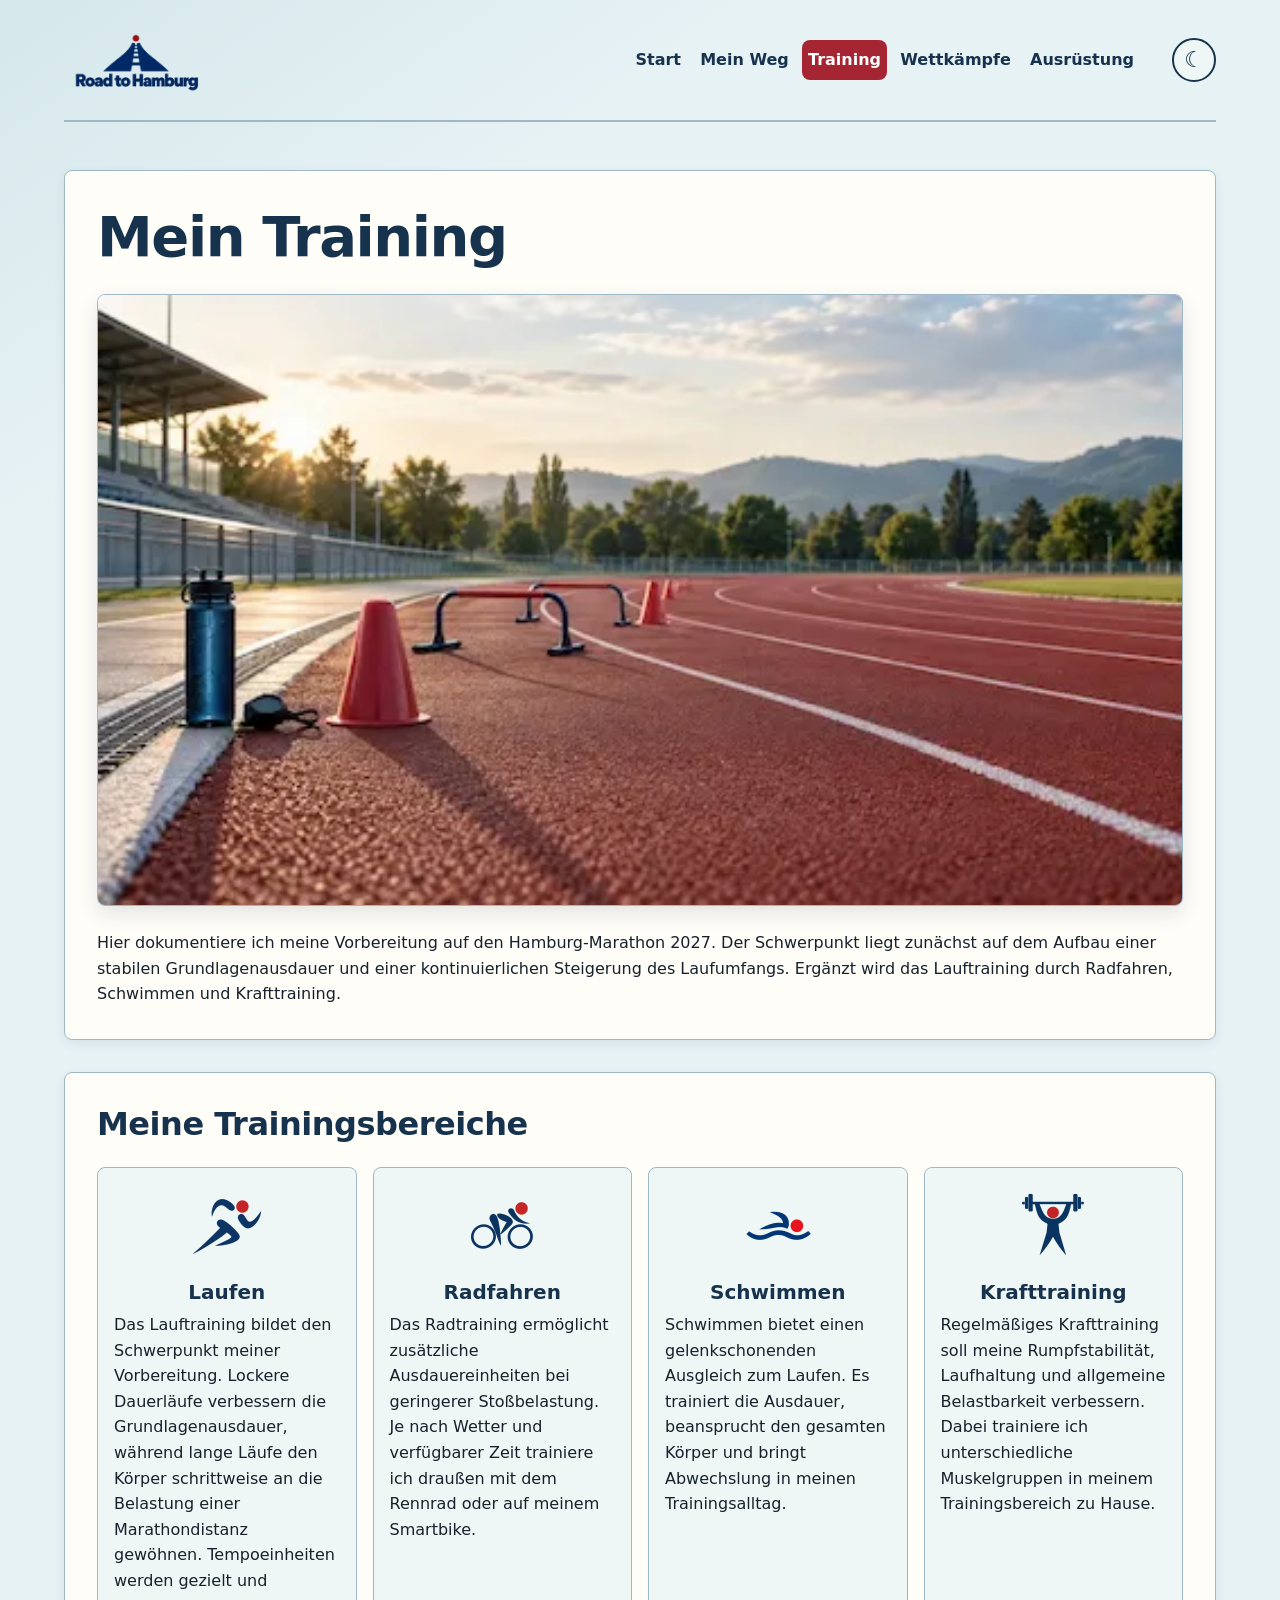
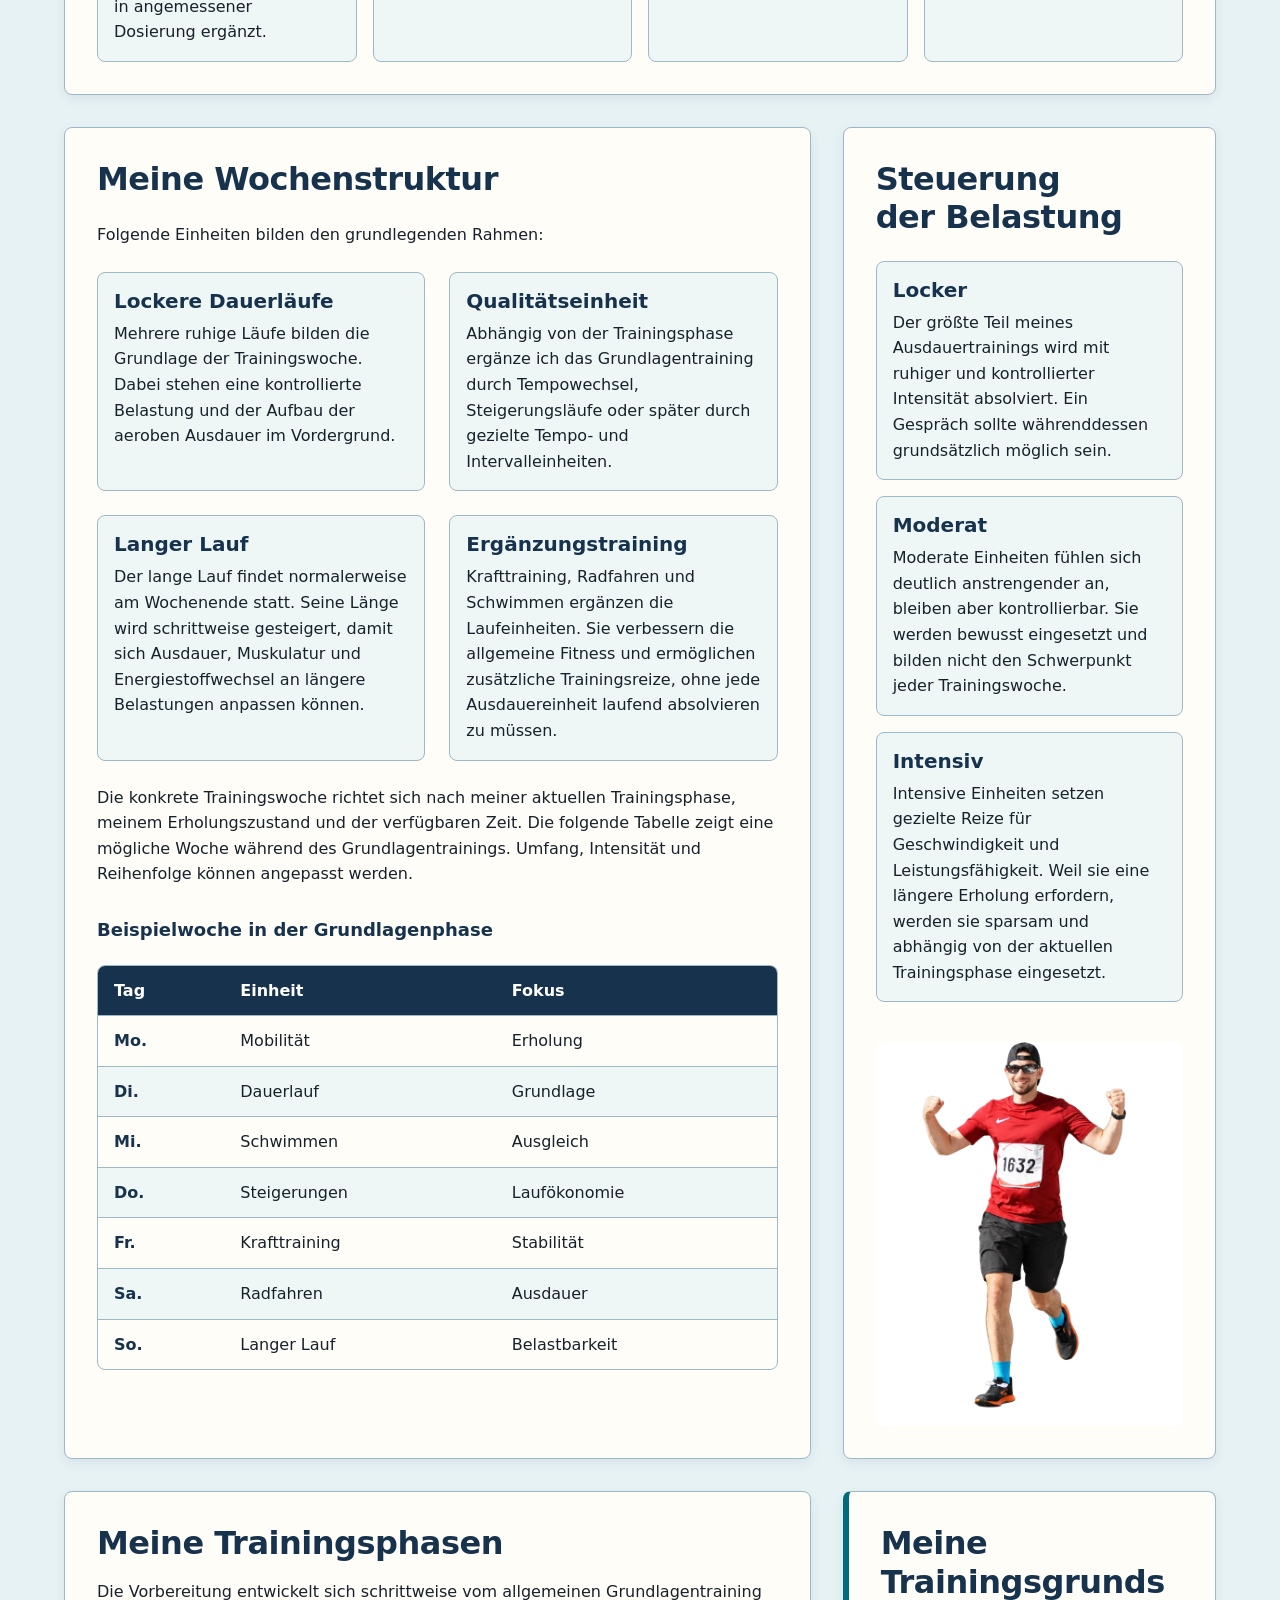
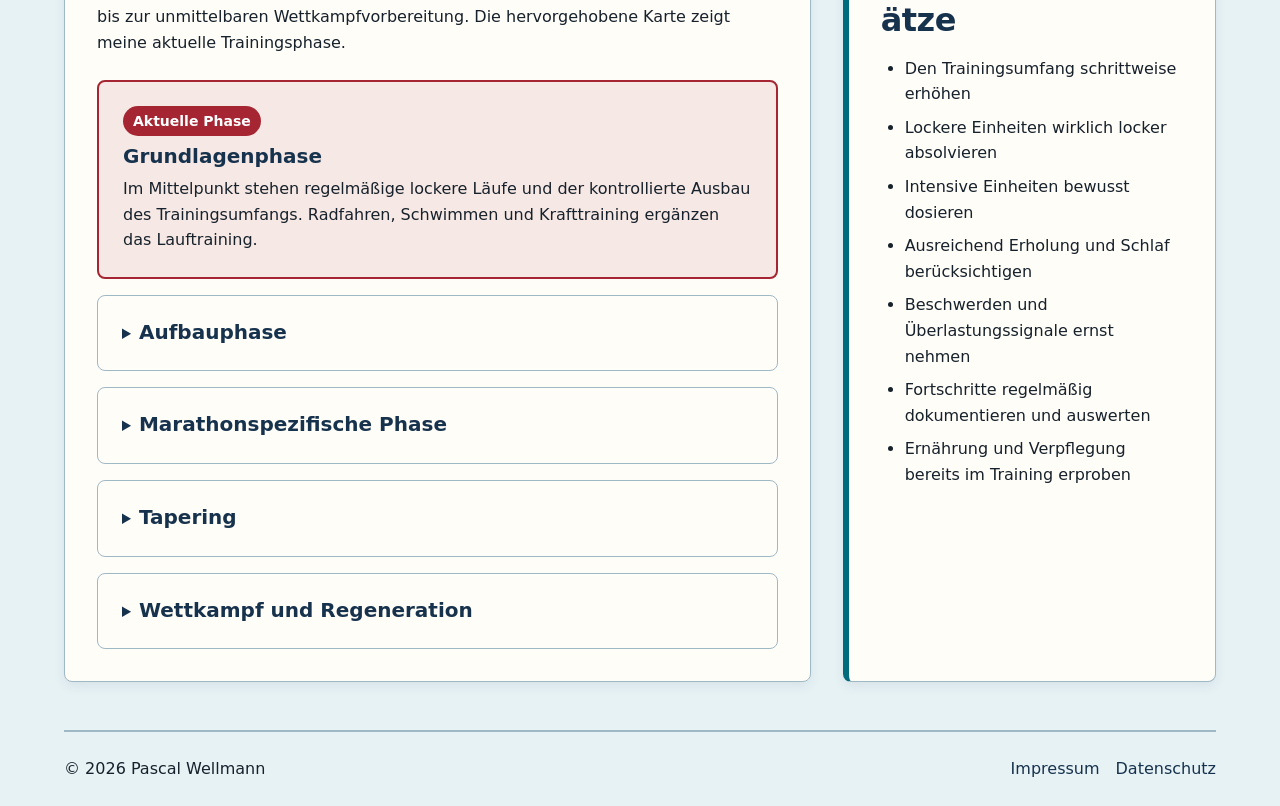
<file: training.html>
<!doctype html>
<html lang="de">
  <head>
    <meta charset="UTF-8" />
    <meta name="viewport" content="width=device-width, initial-scale=1.0" />

    <meta
      name="description"
      content="Einblick in meine Trainingsbereiche, Wochenstruktur und Trainingsphasen auf dem Weg zum Hamburg-Marathon 2027."
    />

    <title>Training | Road to Hamburg</title>
    <link
      rel="icon"
      type="image/webp"
      href="assets/img/road-to-hamburg-logo-320.webp"
    />
    <link rel="stylesheet" href="assets/css/styles.css" />
    <script src="assets/js/components.js"></script>
  </head>

  <body class="page-training">
    <site-header></site-header>

    <main id="main-content" tabindex="-1">
      <section class="training-intro">
        <h1>Mein Training</h1>

        <figure class="training-hero-image">
          <img
            src="assets/img/training-hero.webp"
            srcset="
              assets/img/training-hero-480.webp  480w,
              assets/img/training-hero-960.webp  960w,
              assets/img/training-hero.webp     1672w
            "
            sizes="(min-width: 75rem) 68rem, (min-width: 48rem) calc(100vw - 6rem), calc(100vw - 5rem)"
            alt="Tartanbahn mit Trainingsausrüstung"
            width="1672"
            height="937"
            fetchpriority="high"
          />
        </figure>

        <p>
          Hier dokumentiere ich meine Vorbereitung auf den Hamburg-Marathon
          2027. Der Schwerpunkt liegt zunächst auf dem Aufbau einer stabilen
          Grundlagenausdauer und einer kontinuierlichen Steigerung des
          Laufumfangs. Ergänzt wird das Lauftraining durch Radfahren, Schwimmen
          und Krafttraining.
        </p>
      </section>

      <section class="training-areas">
        <h2>Meine Trainingsbereiche</h2>

        <article>
          <img
            class="training-icon"
            src="assets/img/icon-laufen.webp"
            alt=""
            width="320"
            height="320"
          />

          <h3>Laufen</h3>

          <p>
            Das Lauftraining bildet den Schwerpunkt meiner Vorbereitung. Lockere
            Dauerläufe verbessern die Grundlagenausdauer, während lange Läufe
            den Körper schrittweise an die Belastung einer Marathondistanz
            gewöhnen. Tempoeinheiten werden gezielt und in angemessener
            Dosierung ergänzt.
          </p>
        </article>

        <article>
          <img
            class="training-icon"
            src="assets/img/icon-radfahren.webp"
            alt=""
            width="320"
            height="320"
          />

          <h3>Radfahren</h3>

          <p>
            Das Radtraining ermöglicht zusätzliche Ausdauereinheiten bei
            geringerer Stoßbelastung. Je nach Wetter und verfügbarer Zeit
            trainiere ich draußen mit dem Rennrad oder auf meinem Smartbike.
          </p>
        </article>

        <article>
          <img
            class="training-icon"
            src="assets/img/icon-schwimmen.webp"
            alt=""
            width="320"
            height="320"
          />

          <h3>Schwimmen</h3>

          <p>
            Schwimmen bietet einen gelenkschonenden Ausgleich zum Laufen. Es
            trainiert die Ausdauer, beansprucht den gesamten Körper und bringt
            Abwechslung in meinen Trainingsalltag.
          </p>
        </article>

        <article>
          <img
            class="training-icon"
            src="assets/img/icon-krafttraining.webp"
            alt=""
            width="320"
            height="320"
          />

          <h3>Krafttraining</h3>

          <p>
            Regelmäßiges Krafttraining soll meine Rumpfstabilität, Laufhaltung
            und allgemeine Belastbarkeit verbessern. Dabei trainiere ich
            unterschiedliche Muskelgruppen in meinem Trainingsbereich zu Hause.
          </p>
        </article>
      </section>

      <section class="training-week">
        <h2>Meine Wochenstruktur</h2>

        <p>Folgende Einheiten bilden den grundlegenden Rahmen:</p>

        <article>
          <h3>Lockere Dauerläufe</h3>

          <p>
            Mehrere ruhige Läufe bilden die Grundlage der Trainingswoche. Dabei
            stehen eine kontrollierte Belastung und der Aufbau der aeroben
            Ausdauer im Vordergrund.
          </p>
        </article>

        <article>
          <h3>Qualitätseinheit</h3>

          <p>
            Abhängig von der Trainingsphase ergänze ich das Grundlagentraining
            durch Tempowechsel, Steigerungsläufe oder später durch gezielte
            Tempo- und Intervalleinheiten.
          </p>
        </article>

        <article>
          <h3>Langer Lauf</h3>

          <p>
            Der lange Lauf findet normalerweise am Wochenende statt. Seine Länge
            wird schrittweise gesteigert, damit sich Ausdauer, Muskulatur und
            Energiestoffwechsel an längere Belastungen anpassen können.
          </p>
        </article>

        <article>
          <h3>Ergänzungstraining</h3>

          <p>
            Krafttraining, Radfahren und Schwimmen ergänzen die Laufeinheiten.
            Sie verbessern die allgemeine Fitness und ermöglichen zusätzliche
            Trainingsreize, ohne jede Ausdauereinheit laufend absolvieren zu
            müssen.
          </p>
        </article>

        <p>
          Die konkrete Trainingswoche richtet sich nach meiner aktuellen
          Trainingsphase, meinem Erholungszustand und der verfügbaren Zeit. Die
          folgende Tabelle zeigt eine mögliche Woche während des
          Grundlagentrainings. Umfang, Intensität und Reihenfolge können
          angepasst werden.
        </p>

        <h3 id="training-table-title" class="training-table-title">
          Beispielwoche in der Grundlagenphase
        </h3>

        <p id="training-table-hint" class="training-table-hint">
          Hinweis: Auf kleinen Bildschirmen kann die Tabelle horizontal
          gescrollt werden.
        </p>

        <div
          class="training-table-wrapper"
          role="region"
          aria-labelledby="training-table-title"
          aria-describedby="training-table-hint"
          tabindex="0"
        >
          <table aria-labelledby="training-table-title">
            <thead>
              <tr>
                <th scope="col">Tag</th>
                <th scope="col">Einheit</th>
                <th scope="col">Fokus</th>
              </tr>
            </thead>

            <tbody>
              <tr>
                <th scope="row">Mo.</th>
                <td>Mobilität</td>
                <td>Erholung</td>
              </tr>

              <tr>
                <th scope="row">Di.</th>
                <td>Dauerlauf</td>
                <td>Grundlage</td>
              </tr>

              <tr>
                <th scope="row">Mi.</th>
                <td>Schwimmen</td>
                <td>Ausgleich</td>
              </tr>

              <tr>
                <th scope="row">Do.</th>
                <td>Steigerungen</td>
                <td>Laufökonomie</td>
              </tr>

              <tr>
                <th scope="row">Fr.</th>
                <td>Krafttraining</td>
                <td>Stabilität</td>
              </tr>

              <tr>
                <th scope="row">Sa.</th>
                <td>Radfahren</td>
                <td>Ausdauer</td>
              </tr>

              <tr>
                <th scope="row">So.</th>
                <td>Langer Lauf</td>
                <td>Belastbarkeit</td>
              </tr>
            </tbody>
          </table>
        </div>
      </section>

      <section class="training-load">
        <h2>Steuerung der Belastung</h2>

        <article>
          <h3>Locker</h3>

          <p>
            Der größte Teil meines Ausdauertrainings wird mit ruhiger und
            kontrollierter Intensität absolviert. Ein Gespräch sollte
            währenddessen grundsätzlich möglich sein.
          </p>
        </article>

        <article>
          <h3>Moderat</h3>

          <p>
            Moderate Einheiten fühlen sich deutlich anstrengender an, bleiben
            aber kontrollierbar. Sie werden bewusst eingesetzt und bilden nicht
            den Schwerpunkt jeder Trainingswoche.
          </p>
        </article>

        <article>
          <h3>Intensiv</h3>

          <p>
            Intensive Einheiten setzen gezielte Reize für Geschwindigkeit und
            Leistungsfähigkeit. Weil sie eine längere Erholung erfordern, werden
            sie sparsam und abhängig von der aktuellen Trainingsphase
            eingesetzt.
          </p>
        </article>

        <figure
          class="training-load-image training-load-image--desktop"
          aria-hidden="true"
        >
          <img
            src="assets/img/training-load-image.webp"
            alt=""
            width="952"
            height="1652"
            loading="lazy"
          />
        </figure>
      </section>

      <section class="training-phase">
        <h2>Meine Trainingsphasen</h2>

        <p>
          Die Vorbereitung entwickelt sich schrittweise vom allgemeinen
          Grundlagentraining bis zur unmittelbaren Wettkampfvorbereitung. Die
          hervorgehobene Karte zeigt meine aktuelle Trainingsphase.
        </p>

        <ol class="training-phases">
          <li aria-current="step">
            <article>
              <p class="phase-status">Aktuelle Phase</p>

              <h3>Grundlagenphase</h3>

              <p>
                Im Mittelpunkt stehen regelmäßige lockere Läufe und der
                kontrollierte Ausbau des Trainingsumfangs. Radfahren, Schwimmen
                und Krafttraining ergänzen das Lauftraining.
              </p>
            </article>
          </li>

          <li>
            <details>
              <summary>
                <h3>Aufbauphase</h3>
              </summary>

              <p>
                Der Laufumfang und die Länge der langen Läufe werden
                schrittweise erhöht. Erste gezielte Tempoeinheiten ergänzen das
                Grundlagentraining.
              </p>
            </details>
          </li>

          <li>
            <details>
              <summary>
                <h3>Marathonspezifische Phase</h3>
              </summary>

              <p>
                Lange Läufe und Abschnitte im geplanten Marathontempo bereiten
                gezielt auf die Anforderungen des Wettkampfs vor. Gleichzeitig
                wird die Verpflegungsstrategie unter Belastung erprobt.
              </p>
            </details>
          </li>

          <li>
            <details>
              <summary>
                <h3>Tapering</h3>
              </summary>

              <p>
                In den letzten Wochen vor dem Marathon wird der Trainingsumfang
                reduziert. Die Erholung rückt in den Vordergrund, während
                einzelne kurze Trainingsreize erhalten bleiben.
              </p>
            </details>
          </li>

          <li>
            <details>
              <summary>
                <h3>Wettkampf und Regeneration</h3>
              </summary>

              <p>
                Nach dem Hamburg-Marathon stehen zunächst Erholung und eine
                schrittweise Rückkehr ins Training im Mittelpunkt. Anschließend
                wird die Vorbereitung ausgewertet.
              </p>
            </details>
          </li>
        </ol>
      </section>

      <aside class="training-principles">
        <h2>Meine Trainingsgrundsätze</h2>

        <ul>
          <li>Den Trainingsumfang schrittweise erhöhen</li>
          <li>Lockere Einheiten wirklich locker absolvieren</li>
          <li>Intensive Einheiten bewusst dosieren</li>
          <li>Ausreichend Erholung und Schlaf berücksichtigen</li>
          <li>Beschwerden und Überlastungssignale ernst nehmen</li>
          <li>Fortschritte regelmäßig dokumentieren und auswerten</li>
          <li>Ernährung und Verpflegung bereits im Training erproben</li>
        </ul>

        <figure
          class="training-load-image training-load-image--tablet"
          aria-hidden="true"
        >
          <img
            src="assets/img/training-load-image.webp"
            alt=""
            width="952"
            height="1652"
            loading="lazy"
          />
        </figure>
      </aside>
    </main>

    <site-footer></site-footer>
  </body>
</html>
</file>
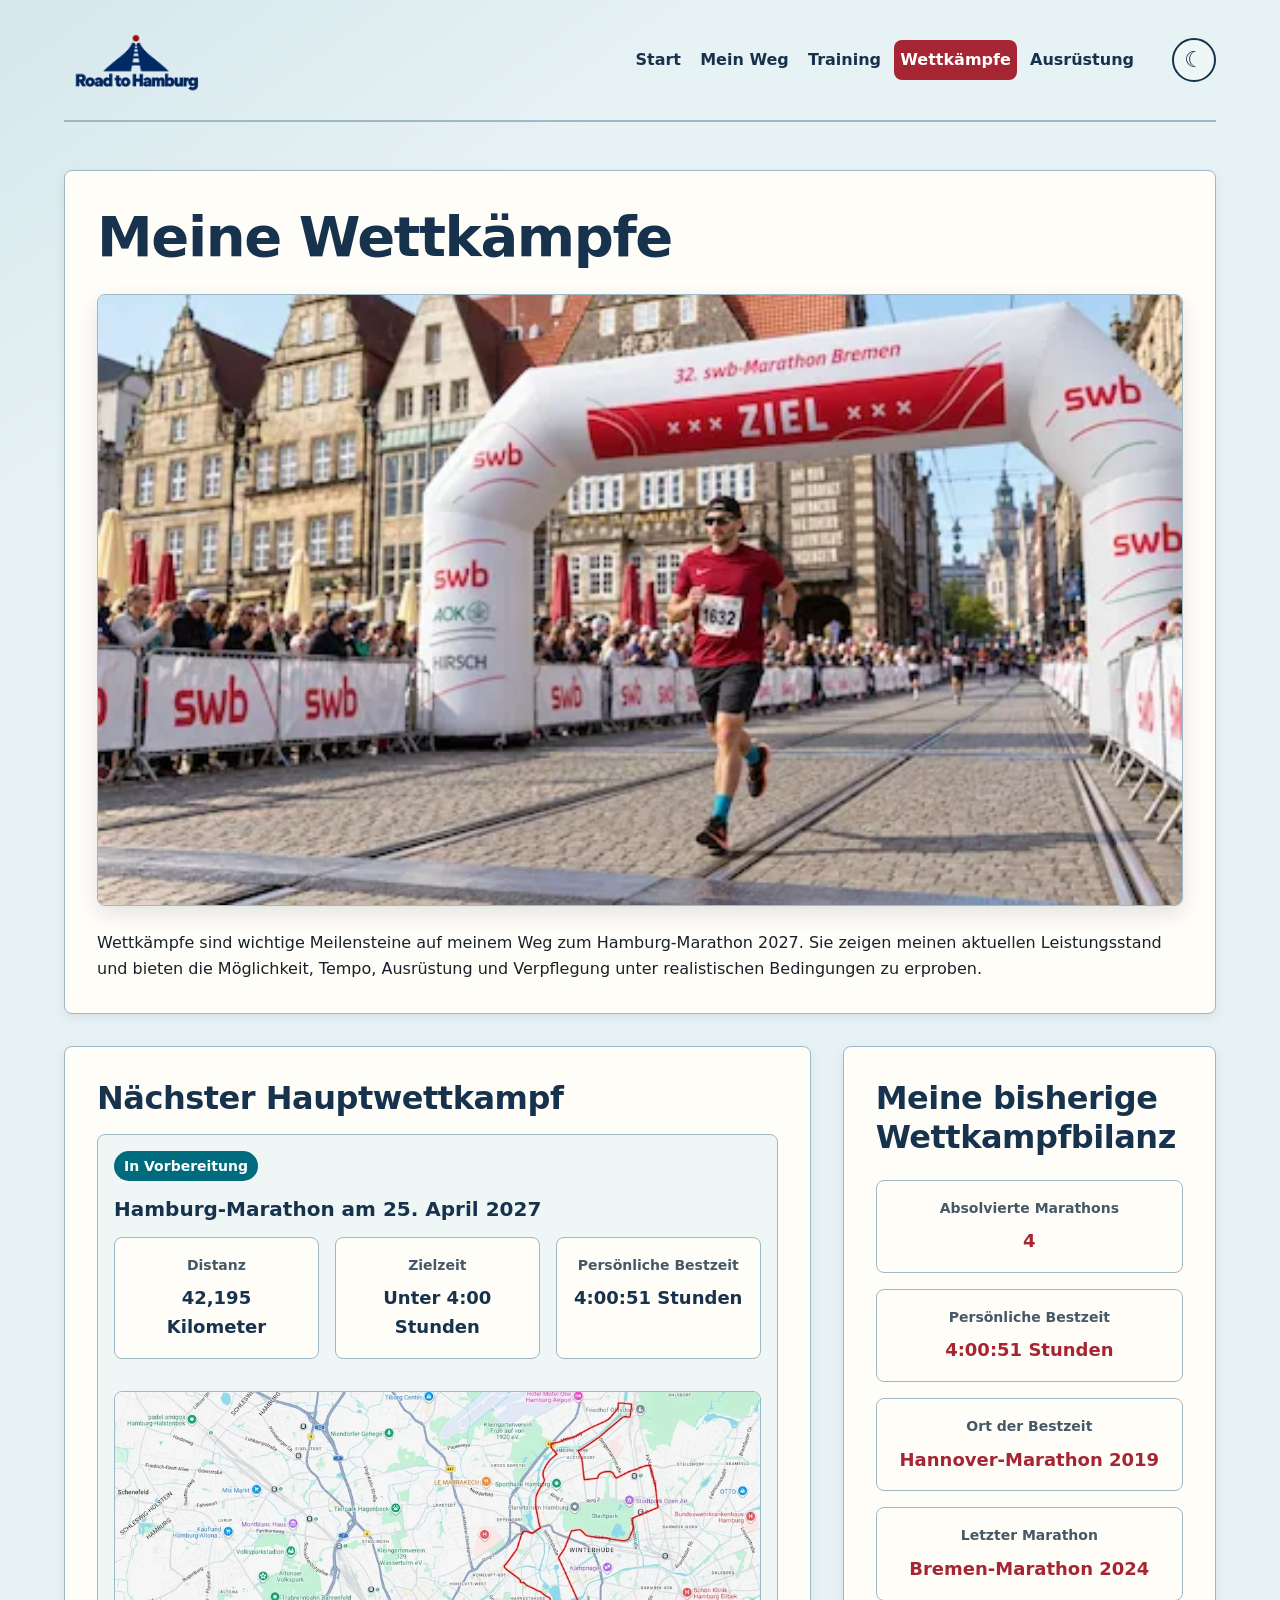
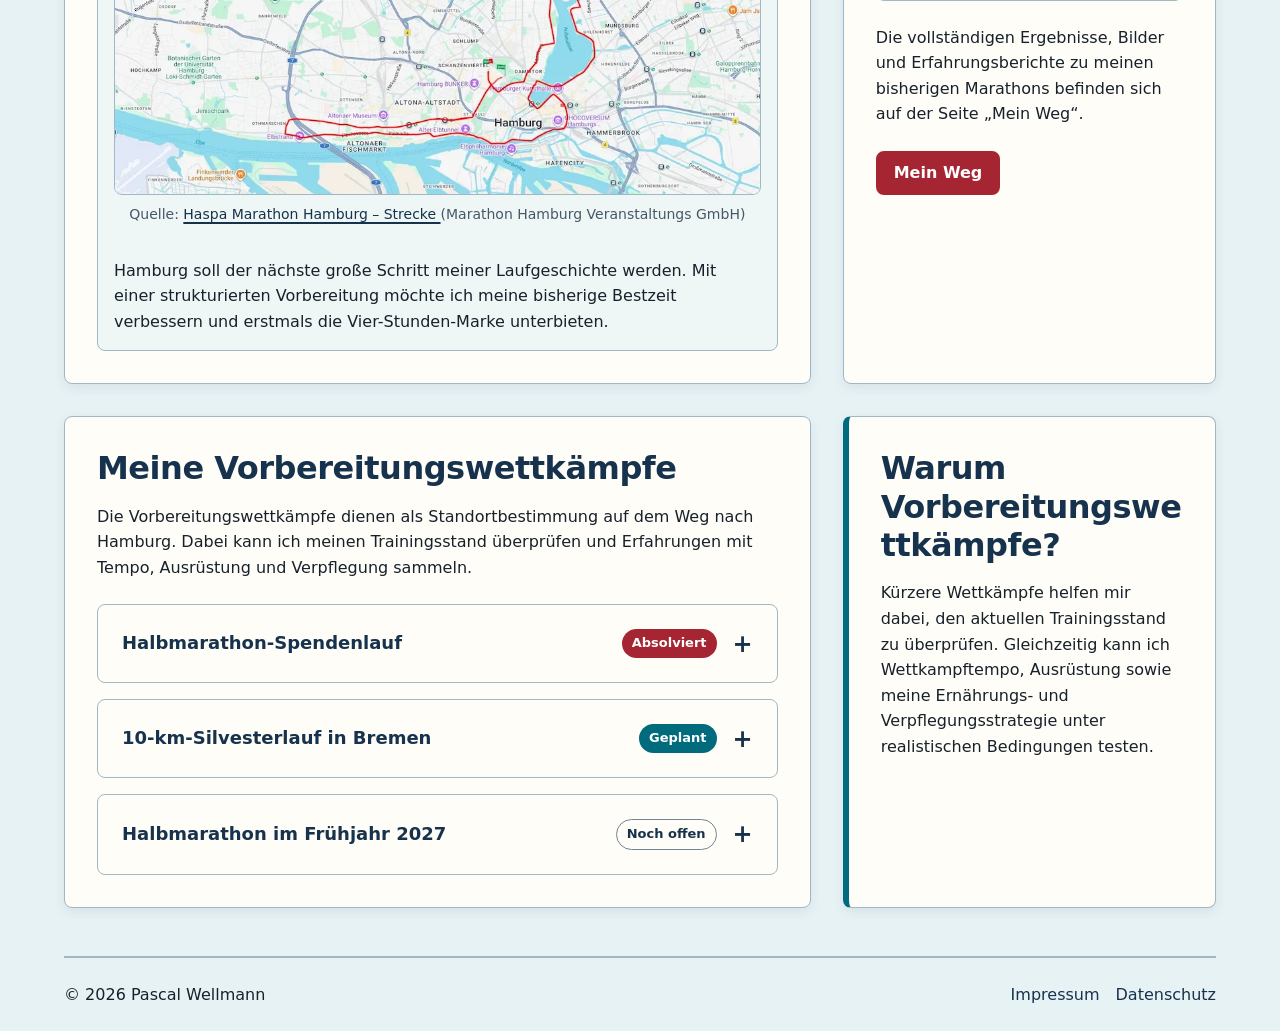
<file: wettkaempfe.html>
<!doctype html>
<html lang="de">
  <head>
    <meta charset="UTF-8" />
    <meta name="viewport" content="width=device-width, initial-scale=1.0" />

    <meta
      name="description"
      content="Meine Wettkämpfe und geplanten Vorbereitungsläufe auf dem Weg zum Hamburg-Marathon 2027."
    />

    <title>Wettkämpfe | Road to Hamburg</title>
    <link
      rel="icon"
      type="image/webp"
      href="assets/img/road-to-hamburg-logo-320.webp"
    />
    <link rel="stylesheet" href="assets/css/styles.css" />
    <script src="assets/js/components.js"></script>
  </head>

  <body class="page-competitions">
    <site-header></site-header>

    <main id="main-content" tabindex="-1">
      <section class="competitions-intro">
        <h1>Meine Wettkämpfe</h1>

        <figure class="competitions-hero-image">
          <img
            src="assets/img/wettkaempfe-hero.webp"
            srcset="
              assets/img/wettkaempfe-hero-480.webp  480w,
              assets/img/wettkaempfe-hero-960.webp  960w,
              assets/img/wettkaempfe-hero.webp     1672w
            "
            sizes="(min-width: 75rem) 68rem, (min-width: 48rem) calc(100vw - 6rem), calc(100vw - 5rem)"
            alt="Läufer beim Zieleinlauf des Bremen-Marathons"
            width="1672"
            height="937"
            fetchpriority="high"
          />
        </figure>

        <p>
          Wettkämpfe sind wichtige Meilensteine auf meinem Weg zum
          Hamburg-Marathon 2027. Sie zeigen meinen aktuellen Leistungsstand und
          bieten die Möglichkeit, Tempo, Ausrüstung und Verpflegung unter
          realistischen Bedingungen zu erproben.
        </p>
      </section>

      <section class="competitions-main">
        <h2>Nächster Hauptwettkampf</h2>

        <article>
          <p class="competition-status">In Vorbereitung</p>

          <h3>
            Hamburg-Marathon am
            <time datetime="2027-04-25">25. April 2027</time>
          </h3>

          <dl>
            <div>
              <dt>Distanz</dt>
              <dd>42,195 Kilometer</dd>
            </div>

            <div>
              <dt>Zielzeit</dt>
              <dd>Unter 4:00 Stunden</dd>
            </div>

            <div>
              <dt>Persönliche Bestzeit</dt>
              <dd>
                <time datetime="PT4H0M51S">4:00:51 Stunden</time>
              </dd>
            </div>
          </dl>

          <figure class="competition-route">
            <img
              src="assets/img/hamburg-marathon-strecke.webp"
              srcset="
                assets/img/hamburg-marathon-strecke-480.webp  480w,
                assets/img/hamburg-marathon-strecke-960.webp  960w,
                assets/img/hamburg-marathon-strecke.webp     1271w
              "
              sizes="(min-width: 75rem) 42rem, calc(100vw - 7rem)"
              alt="Darstellung des geplanten Streckenverlaufs beim Hamburg-Marathon"
              width="1271"
              height="793"
              loading="lazy"
            />

            <figcaption>
              Quelle:
              <a
                href="https://mhv-maps.de/Marathon/Strecke/"
                target="_blank"
                rel="noopener noreferrer"
                aria-label="Haspa Marathon Hamburg – Strecke, öffnet in einem neuen Tab"
              >
                Haspa Marathon Hamburg – Strecke
              </a>
              (Marathon Hamburg Veranstaltungs GmbH)
            </figcaption>
          </figure>

          <p>
            Hamburg soll der nächste große Schritt meiner Laufgeschichte werden.
            Mit einer strukturierten Vorbereitung möchte ich meine bisherige
            Bestzeit verbessern und erstmals die Vier-Stunden-Marke unterbieten.
          </p>
        </article>
      </section>

      <section class="competitions-balance">
        <h2>Meine bisherige Wettkampfbilanz</h2>

        <dl>
          <div>
            <dt>Absolvierte Marathons</dt>
            <dd>4</dd>
          </div>

          <div>
            <dt>Persönliche Bestzeit</dt>
            <dd>
              <time datetime="PT4H0M51S">4:00:51 Stunden</time>
            </dd>
          </div>

          <div>
            <dt>Ort der Bestzeit</dt>
            <dd>Hannover-Marathon 2019</dd>
          </div>

          <div>
            <dt>Letzter Marathon</dt>
            <dd>Bremen-Marathon 2024</dd>
          </div>
        </dl>

        <p>
          Die vollständigen Ergebnisse, Bilder und Erfahrungsberichte zu meinen
          bisherigen Marathons befinden sich auf der Seite „Mein Weg“.
        </p>

        <a class="button" href="mein-weg.html">Mein Weg</a>
      </section>

      <section class="competitions-planned">
        <h2>Meine Vorbereitungswettkämpfe</h2>

        <p>
          Die Vorbereitungswettkämpfe dienen als Standortbestimmung auf dem Weg
          nach Hamburg. Dabei kann ich meinen Trainingsstand überprüfen und
          Erfahrungen mit Tempo, Ausrüstung und Verpflegung sammeln.
        </p>

        <ol class="competitions-preparation">
          <li>
            <details>
              <summary>
                <span class="competition-title">Halbmarathon-Spendenlauf</span>
                <span class="competition-state completed">Absolviert</span>
              </summary>

              <dl>
                <div>
                  <dt>Datum</dt>
                  <dd>
                    <time datetime="2026-09-07">7. September 2026</time>
                  </dd>
                </div>

                <div>
                  <dt>Distanz</dt>
                  <dd>Halbmarathon</dd>
                </div>

                <div>
                  <dt>Ergebnis</dt>
                  <dd>
                    <time datetime="PT2H7M43S">2:07:43 Stunden</time>
                  </dd>
                </div>

                <div>
                  <dt>Format</dt>
                  <dd>Ortsunabhängig</dd>
                </div>
              </dl>

              <p>
                Der Spendenlauf war eine erste Standortbestimmung. Nach einem
                kontrollierten Beginn konnte ich das Tempo ab Kilometer 14 nicht
                mehr vollständig halten. Die dabei gesammelten Erfahrungen
                fließen in meine weitere Vorbereitung ein.
              </p>
            </details>
          </li>

          <li>
            <details>
              <summary>
                <span class="competition-title">
                  10-km-Silvesterlauf in Bremen
                </span>

                <span class="competition-state planned">Geplant</span>
              </summary>

              <dl>
                <div>
                  <dt>Datum</dt>
                  <dd>
                    <time datetime="2026-12-31">31. Dezember 2026</time>
                  </dd>
                </div>

                <div>
                  <dt>Distanz</dt>
                  <dd>10 Kilometer</dd>
                </div>

                <div>
                  <dt>Ort</dt>
                  <dd>Bremen</dd>
                </div>

                <div>
                  <dt>Zweck</dt>
                  <dd>Tempolauf</dd>
                </div>
              </dl>

              <p>
                Der Silvesterlauf soll einen gezielten Temporeiz zum
                Jahresabschluss setzen und zeigen, wie sich meine Laufleistung
                bis dahin entwickelt hat.
              </p>
            </details>
          </li>

          <li>
            <details>
              <summary>
                <span class="competition-title">
                  Halbmarathon im Frühjahr 2027
                </span>

                <span class="competition-state open">Noch offen</span>
              </summary>

              <dl>
                <div>
                  <dt>Zeitraum</dt>
                  <dd>Februar oder März 2027</dd>
                </div>

                <div>
                  <dt>Distanz</dt>
                  <dd>Halbmarathon</dd>
                </div>

                <div>
                  <dt>Ort</dt>
                  <dd>Noch nicht festgelegt</dd>
                </div>

                <div>
                  <dt>Zweck</dt>
                  <dd>Formtest</dd>
                </div>
              </dl>

              <p>
                Dieser Halbmarathon soll als längerer Testwettkampf dienen. Das
                Ergebnis hilft mir dabei, den Trainingsstand vor der letzten
                Phase der Marathonvorbereitung einzuschätzen.
              </p>
            </details>
          </li>
        </ol>
      </section>

      <aside class="competitions-note">
        <h2>Warum Vorbereitungswettkämpfe?</h2>

        <p>
          Kürzere Wettkämpfe helfen mir dabei, den aktuellen Trainingsstand zu
          überprüfen. Gleichzeitig kann ich Wettkampftempo, Ausrüstung sowie
          meine Ernährungs- und Verpflegungsstrategie unter realistischen
          Bedingungen testen.
        </p>
      </aside>
    </main>

    <site-footer></site-footer>
  </body>
</html>
</file>
<file: assets/css/styles.css>
/* ========================================
   Grundlegende Designvariablen
   ======================================== */

:root {
  /* Marken- und Textfarben */
  --color-primary: #17324d;
  --color-secondary: #a52632;
  --color-accent: #006b7d;
  --color-neutral: #53636f;

  /* Aktionsfarben */
  --color-action: #a52632;
  --color-on-action: #ffffff;

  /* Flächen */
  --color-background: #e7f2f5;
  --color-surface: #fffdf8;
  --color-surface-soft: #eef7f6;
  --color-image-background: #ffffff;

  /* Tabellen */
  --color-table-header: #17324d;
  --color-on-table-header: #ffffff;

  /* Schrift */
  --color-text: #17212b;
  --color-text-light: #465866;

  /* Rahmen und Fokus */
  --color-border: #9fb8c5;
  --color-border-strong: #718593;
  --color-focus: #005f86;

  /* Schatten */
  --shadow-small: 0 0.25rem 0.75rem rgb(23 50 77 / 8%);
  --shadow-medium: 0 0.5rem 1.25rem rgb(23 50 77 / 12%);

  --font-family:
    system-ui, -apple-system, BlinkMacSystemFont, "Segoe UI", Arial, sans-serif;

  --space-xs: 0.5rem;
  --space-sm: 1rem;
  --space-md: 1.5rem;
  --space-lg: 2rem;
  --space-xl: 3rem;

  --border-radius: 0.5rem;
  --content-width: 72rem;
}

/* Dunkles Farbschema */

:root[data-theme="dark"] {
  /* Marken- und Textfarben */
  --color-primary: #d6e7f5;
  --color-secondary: #e06a75;
  --color-accent: #72d3df;
  --color-neutral: #b5c1c9;

  /* Aktionsfarben */
  --color-action: #b93b48;
  --color-on-action: #ffffff;

  /* Flächen */
  --color-background: #0e1821;
  --color-surface: #162630;
  --color-surface-soft: #1d313c;
  --color-image-background: #ffffff;

  /* Tabellen */
  --color-table-header: #365966;
  --color-on-table-header: #ffffff;

  /* Schrift */
  --color-text: #f5f7f8;
  --color-text-light: #c6d3da;

  /* Rahmen und Fokus */
  --color-border: #5b7481;
  --color-border-strong: #8499a4;
  --color-focus: #ffd166;

  /* Schatten */
  --shadow-small: 0 0.25rem 0.75rem rgb(0 0 0 / 24%);
  --shadow-medium: 0 0.5rem 1.25rem rgb(0 0 0 / 34%);
}

/* ========================================
   Allgemeine Grundeinstellungen
   ======================================== */

*,
*::before,
*::after {
  box-sizing: border-box;
}

html {
  scroll-behavior: smooth;
}

body {
  margin: 0;
  background-color: var(--color-background);
  background-image: linear-gradient(
    145deg,
    rgb(0 107 125 / 8%),
    transparent 28rem
  );
  color: var(--color-text);
  font-family: var(--font-family);
  font-size: 1rem;
  line-height: 1.6;
}

/* Hintergrundverlauf im dunklen Farbschema */

:root[data-theme="dark"] body {
  background-image: linear-gradient(
    145deg,
    rgb(114 211 223 / 8%),
    transparent 28rem
  );
}

/* Logo im dunklen Farbschema hervorheben */

:root[data-theme="dark"] .site-brand img {
  padding: 0.125rem 0.25rem;
  border-radius: 0.375rem;
  background-color: #fffdf8;
  box-shadow: var(--shadow-small);
}

/* Inhalte nur für Screenreader zugänglich machen */
.visually-hidden {
  position: absolute;
  width: 0.0625rem;
  height: 0.0625rem;
  padding: 0;
  margin: -0.0625rem;
  overflow: hidden;
  clip-path: inset(50%);
  white-space: nowrap;
  border: 0;
}

/* Sprunglink zum Hauptinhalt */
.skip-link {
  position: absolute;
  inset-block-start: 0;
  inset-inline-start: 50%;
  z-index: 2000;
  padding: 0.5rem var(--space-sm);
  border: 0.125rem solid transparent;
  border-radius: 0 0 var(--border-radius) var(--border-radius);
  background-color: var(--color-surface);
  color: var(--color-primary);
  font-weight: 700;
  white-space: nowrap;
  text-decoration: underline;
  text-decoration-thickness: 0.125rem;
  text-underline-offset: 0.2rem;
  transform: translate(-50%, calc(-100% - var(--space-sm)));
}

.skip-link:focus {
  position: relative;
  inset: auto;
  display: block;
  width: fit-content;
  margin: 0 auto var(--space-xs);
  border-color: var(--color-focus);
  color: var(--color-primary);
  transform: none;
}

.skip-link:focus-visible {
  outline: 0.1875rem solid var(--color-focus);
  outline-offset: 0.125rem;
}

site-header,
site-footer {
  display: block;
}

/* ========================================
   Grundlegende Inhaltselemente
   ======================================== */

header,
main,
footer {
  width: min(calc(100% - 2rem), var(--content-width));
  margin-inline: auto;
}

main {
  display: grid;
  gap: var(--space-lg);
  padding-block: var(--space-lg);

  & > section,
  & > aside {
    min-width: 0;
    margin: 0;
  }
}

h1,
h2,
h3 {
  margin-block-start: 0;
  color: var(--color-primary);
  line-height: 1.2;
  text-wrap: balance;
  hyphens: auto;
  overflow-wrap: break-word;
}

h1 {
  margin-block-end: var(--space-md);
  font-size: clamp(1.75rem, 7vw, 3.5rem);
  letter-spacing: -0.025em;
}

h2 {
  margin-block-end: var(--space-sm);
  font-size: clamp(1.375rem, 5vw, 2rem);
  letter-spacing: -0.015em;
}

h3 {
  margin-block-end: var(--space-xs);
  font-size: 1.25rem;
}

p {
  margin-block-start: 0;
  text-wrap: pretty;
}

img {
  display: block;
  max-width: 100%;
  height: auto;
}

address {
  font-style: normal;
}

dd {
  margin-inline-start: 0;
}

/* ========================================
   Links und Tastaturbedienung
   ======================================== */

a {
  color: var(--color-secondary);
  text-decoration-thickness: 0.125rem;
  text-underline-offset: 0.2rem;
}

a:hover {
  color: var(--color-accent);
}

/* ========================================
   Globale Interaktionszustände
   ======================================== */

a,
button,
summary {
  transition:
    background-color 150ms ease,
    border-color 150ms ease,
    color 150ms ease,
    outline-color 150ms ease;
}

a:focus-visible,
button:focus-visible,
summary:focus-visible {
  outline: 0.1875rem solid var(--color-focus);
  outline-offset: 0.1875rem;
}

summary {
  border-radius: 0.25rem;
}

summary:hover {
  color: var(--color-secondary);
}

/* Reduzierte Bewegungen bei entsprechender Systemeinstellung */
@media (prefers-reduced-motion: reduce) {
  html {
    scroll-behavior: auto;
  }

  *,
  *::before,
  *::after {
    scroll-behavior: auto;
    transition-duration: 0.01ms !important;
    animation-duration: 0.01ms !important;
    animation-iteration-count: 1 !important;
  }
}

/* ========================================
   Header und Hauptnavigation
   ======================================== */

/* Smartphone */
header {
  display: grid;
  grid-template-columns: minmax(0, 1fr) auto auto;
  align-items: center;
  gap: var(--space-sm);
  padding-block: var(--space-sm);
  border-bottom: 0.125rem solid var(--color-border);

  /* Logo */
  & > .site-brand {
    display: inline-flex;
    grid-column: 1;
    grid-row: 1;
    align-items: center;
    justify-self: start;
    min-width: 0;
    border-radius: var(--border-radius);
    text-decoration: none;

    & img {
      display: block;
      width: auto;
      max-width: min(11rem, 55vw);
      max-height: 4rem;
    }

    &:focus-visible {
      outline: 0.1875rem solid var(--color-focus);
      outline-offset: 0.1875rem;
    }
  }

  /* Theme-Schalter */
  & > .theme-toggle {
    display: inline-flex;
    grid-column: 2;
    grid-row: 1;
    align-items: center;
    justify-content: center;
    justify-self: end;
    width: 2.75rem;
    height: 2.75rem;
    padding: 0;
    border: 0.125rem solid var(--color-primary);
    border-radius: 50%;
    background-color: var(--color-surface-soft);
    color: var(--color-primary);
    font: inherit;
    cursor: pointer;
    transition:
      border-color 150ms ease,
      background-color 150ms ease,
      color 150ms ease;

    &:focus-visible {
      outline: 0.1875rem solid var(--color-focus);
      outline-offset: 0.1875rem;
    }

    &[aria-pressed="true"] {
      border-color: var(--color-focus);
      background-color: var(--color-surface-soft);
      color: var(--color-focus);
    }
  }

  & .theme-toggle-icon {
    display: inline-flex;
    align-items: center;
    justify-content: center;
    font-size: 1.375rem;
    line-height: 1;
  }

  /* Menüschaltfläche */
  & > .menu-toggle {
    display: inline-flex;
    grid-column: 3;
    grid-row: 1;
    align-items: center;
    justify-content: center;
    justify-self: end;
    width: 2.75rem;
    height: 2.75rem;
    padding: 0;
    border: 0.125rem solid var(--color-action);
    border-radius: var(--border-radius);
    background-color: var(--color-action);
    color: var(--color-on-action);
    font: inherit;
    cursor: pointer;
    transition:
      border-color 150ms ease,
      background-color 150ms ease,
      color 150ms ease;

    &::before {
      content: "☰";
      font-size: 1.25rem;
      line-height: 1;
    }

    &:focus-visible {
      outline: 0.1875rem solid var(--color-focus);
      outline-offset: 0.1875rem;
    }
  }

  /* Aufklappbare Smartphone-Navigation */
  & > nav {
    display: none;
    grid-column: 1 / -1;
    grid-row: 2;
    width: 100%;
    padding: var(--space-xs);
    border: 0.0625rem solid var(--color-border);
    border-radius: var(--border-radius);
    background-color: var(--color-surface);
    box-shadow: var(--shadow-small);

    & ul {
      display: flex;
      flex-direction: column;
      gap: 0;
      margin: 0;
      padding: 0;
      list-style: none;
    }

    & li {
      width: 100%;
      border-bottom: 0.0625rem solid var(--color-border);

      &:last-child {
        border-bottom: 0;
      }
    }

    & a {
      display: flex;
      align-items: center;
      justify-content: flex-end;
      width: 100%;
      min-height: 2.75rem;
      padding: 0.625rem var(--space-sm);
      border-radius: 0;
      color: var(--color-primary);
      font-weight: 700;
      text-align: right;
      text-decoration: none;
    }

    & a:hover {
      background-color: var(--color-surface-soft);
      color: var(--color-primary);
    }

    & a:focus-visible {
      outline: 0.1875rem solid var(--color-focus);
      outline-offset: -0.1875rem;
    }

    & a[aria-current="page"] {
      background-color: var(--color-action);
      color: var(--color-on-action);
    }
  }
}

/* Geöffnetes Smartphone-Menü */
site-header[data-menu-open] {
  & header > nav {
    display: block;
  }

  & .menu-toggle::before {
    content: "×";
  }
}

/* Hover-Effekte nur auf Geräten mit präzisem Mauszeiger */
@media (hover: hover) and (pointer: fine) {
  header > .theme-toggle:hover {
    border-color: var(--color-primary);
    background-color: var(--color-primary);
    color: var(--color-background);
  }

  header > .menu-toggle:hover {
    border-color: var(--color-primary);
    background-color: var(--color-primary);
    color: var(--color-background);
  }
}

/* ========================================
   Header ab 768 Pixeln
   ======================================== */

@media (min-width: 48rem) {
  header {
    grid-template-columns: auto minmax(0, 1fr) auto;
    column-gap: var(--space-sm);
    padding-block: var(--space-md);

    /* Logo links */
    & > .site-brand {
      grid-column: 1;
      grid-row: 1;

      & img {
        max-width: 8rem;
        max-height: 3.5rem;
      }
    }

    /* Menüschaltfläche ausblenden */
    & > .menu-toggle {
      display: none;
    }

    /* Navigation rechts neben dem Logo */
    & > nav {
      display: block;
      grid-column: 2;
      grid-row: 1;
      justify-self: end;
      width: auto;
      padding: 0;
      border: 0;
      border-radius: 0;
      background-color: transparent;
      box-shadow: none;

      & ul {
        flex-direction: row;
        flex-wrap: nowrap;
        align-items: center;
        justify-content: flex-end;
        gap: 0.45rem;
      }

      & li {
        width: auto;
        border-bottom: 0;
      }

      & a {
        justify-content: center;
        width: auto;
        min-height: 2.5rem;
        padding: 0.5rem 0.375rem;
        border-radius: var(--border-radius);
        font-size: 1rem;
        line-height: 1.5;
        white-space: nowrap;
        text-align: center;
      }

      & a:hover {
        background-color: var(--color-primary);
        color: var(--color-background);
      }

      & a:focus-visible {
        outline-offset: 0.1875rem;
      }
    }

    /* Theme-Schalter rechts neben der Navigation */
    & > .theme-toggle {
      grid-column: 3;
      grid-row: 1;
      margin-inline-start: var(--space-xs);
    }
  }
}

/* ========================================
   Header ab 1200 Pixeln
   ======================================== */

@media (min-width: 75rem) {
  header {
    column-gap: var(--space-lg);

    & > .site-brand img {
      max-width: 13rem;
      max-height: 4.5rem;
    }

    & > nav ul {
      gap: 0.45rem;
    }

    & > nav a {
      padding: 0.5rem 0.375rem;
    }

    & > .theme-toggle {
      margin-inline-start: 0;
    }
  }
}

/* ========================================
   Footer
   ======================================== */

footer {
  display: flex;
  flex-direction: column;
  align-items: center;
  gap: var(--space-sm);
  padding-block: var(--space-md);
  border-top: 0.125rem solid var(--color-border);
  text-align: center;

  & p {
    align-self: center;
    margin: 0;
  }

  & nav {
    width: 100%;

    & ul {
      display: flex;
      flex-wrap: wrap;
      justify-content: center;
      gap: var(--space-xs) var(--space-sm);
      margin: 0;
      padding: 0;
      list-style: none;
    }

    & a {
      color: var(--color-primary);
      font-weight: 400;
      text-decoration: none;
    }

    & a:hover {
      color: var(--color-secondary);
    }

    & a:focus-visible {
      outline: 0.1875rem solid var(--color-focus);
      outline-offset: 0.1875rem;
      border-radius: 0.125rem;
    }
  }
}

/* Desktop ab 1200 Pixel */
@media (min-width: 75rem) {
  footer {
    flex-direction: row;
    align-items: center;
    justify-content: space-between;
    text-align: left;

    & p {
      align-self: auto;
    }

    & nav {
      width: auto;

      & ul {
        flex-wrap: nowrap;
        justify-content: flex-end;
      }
    }
  }
}

/* Back-to-Top-Link */

.back-to-top {
  position: fixed;
  right: max(var(--space-sm), env(safe-area-inset-right));
  bottom: max(var(--space-sm), env(safe-area-inset-bottom));
  z-index: 1000;
  display: inline-flex;
  align-items: center;
  justify-content: center;
  width: 2.75rem;
  min-height: 2.75rem;
  padding: 0;
  border: 0.125rem solid var(--color-action);
  border-radius: 50%;
  background-color: var(--color-action);
  box-shadow: var(--shadow-medium);
  color: var(--color-on-action);
  font-weight: 700;
  line-height: 1;
  text-decoration: none;
  opacity: 0;
  visibility: hidden;
  transform: translateY(0.75rem);
  pointer-events: none;
  transition:
    opacity 150ms ease,
    visibility 0s linear 150ms,
    transform 150ms ease;

  & > span:first-child {
    font-size: 1.25rem;
    line-height: 1;
  }

  /* Beschriftung auf Smartphone und Tablet ausblenden */

  & > span:last-child {
    display: none;
  }

  /* Link- und Besuchszustand einheitlich darstellen */

  &:link,
  &:visited {
    border-color: var(--color-action);
    background-color: var(--color-action);
    color: var(--color-on-action);
  }

  &:focus-visible {
    border-color: var(--color-action);
    background-color: var(--color-action);
    color: var(--color-on-action);
    outline: 0.1875rem solid var(--color-focus);
    outline-offset: 0.1875rem;
  }

  &:active {
    border-color: var(--color-accent);
    background-color: var(--color-accent);
    color: var(--color-on-action);
  }

  &[data-visible] {
    opacity: 1;
    visibility: visible;
    transform: translateY(0);
    pointer-events: auto;
    transition-delay: 0s;
  }
}

/* Hover-Effekt nur auf Geräten mit echter Hoverfunktion */

@media (hover: hover) and (pointer: fine) {
  .back-to-top:hover {
    border-color: var(--color-primary);
    background-color: var(--color-primary);
    color: var(--color-on-action);
  }
}

/* Desktop ab 1200 Pixel */

@media (min-width: 75rem) {
  .back-to-top {
    width: auto;
    gap: var(--space-xs);
    padding: 0.625rem var(--space-sm);
    border-radius: 999rem;

    & > span:last-child {
      display: inline;
    }
  }
}

/* Bewegungsreduktion */

@media (prefers-reduced-motion: reduce) {
  .back-to-top {
    transition: none;
  }
}

/* ========================================
   Inhaltsbereiche
   ======================================== */

main {
  & > section,
  & > aside {
    padding: var(--space-md);
    border: 0.0625rem solid var(--color-border);
    border-radius: var(--border-radius);
    background-color: var(--color-surface);
    box-shadow: var(--shadow-small);
  }

  & > aside {
    border-inline-start: 0.375rem solid var(--color-accent);
  }
}

/* ========================================
   Karten und Kartengruppen
   ======================================== */

article {
  min-width: 0;
  padding: var(--space-sm);
  border: 0.0625rem solid var(--color-border);
  border-radius: var(--border-radius);
  background-color: var(--color-surface-soft);

  & > :last-child {
    margin-block-end: 0;
  }
}

/* ========================================
   Definitionslisten und Kennzahlen
   ======================================== */

dl {
  display: grid;
  gap: var(--space-sm);
  margin: 0;

  & > div {
    padding: var(--space-sm);
    border-inline-start: 0.25rem solid var(--color-accent);
    background-color: var(--color-surface-soft);
  }

  & dt {
    color: var(--color-text-light);
    font-size: 0.875rem;
    font-weight: 700;
  }

  & dd {
    color: var(--color-primary);
    font-size: 1.125rem;
    font-weight: 700;
  }
}

/* ========================================
   Aktionslinks
   ======================================== */

.button-group {
  display: flex;
  flex-wrap: wrap;
  gap: var(--space-xs);
}

.button {
  display: inline-flex;
  align-items: center;
  justify-content: center;
  min-height: 2.75rem;
  padding: 0.625rem var(--space-sm);
  border: 0.125rem solid var(--color-action);
  border-radius: var(--border-radius);
  background-color: var(--color-action);
  color: var(--color-on-action);
  font-weight: 700;
  line-height: 1.2;
  text-align: center;
  text-decoration: none;
  transition:
    background-color 150ms ease,
    border-color 150ms ease,
    color 150ms ease;

  &:hover {
    border-color: var(--color-primary);
    background-color: var(--color-primary);
    color: var(--color-on-action);
  }

  &:focus-visible {
    outline: 0.1875rem solid var(--color-focus);
    outline-offset: 0.1875rem;
  }

  &.button--secondary {
    background-color: transparent;
    color: var(--color-secondary);

    &:hover {
      background-color: var(--color-primary);
      color: var(--color-on-action);
    }
  }
}

/* ========================================
   Tablet-Layout ab 768 Pixeln
   ======================================== */

@media (min-width: 48rem) {
  main {
    padding-block: var(--space-xl);

    & > section,
    & > aside {
      padding: var(--space-lg);
    }
  }

  dl {
    grid-template-columns: repeat(2, minmax(0, 1fr));
  }
}

/* ========================================
   Desktop-Layout ab 1200 Pixeln
   ======================================== */

@media (min-width: 75rem) {
  dl {
    grid-template-columns: repeat(auto-fit, minmax(12rem, 1fr));
  }
}

/* ========================================
   Startseite
   ======================================== */

.page-home {
  /* Einleitung */
  & .home-intro {
    display: grid;
    gap: var(--space-md);

    & .home-kicker,
    & h1,
    & .home-intro-text,
    & .button-group {
      margin: 0;
    }

    /* Hauptüberschrift visuell auf zwei Zeilen aufteilen */
    & h1 span {
      display: block;
    }

    & .home-kicker {
      color: var(--color-secondary);
      font-size: 0.875rem;
      font-weight: 700;
      letter-spacing: 0.08em;
      text-transform: uppercase;
    }

    & .home-intro-text {
      color: var(--color-text-light);
      font-size: 1.0625rem;
    }
  }

  /* Hero-Bild */
  & .home-hero-image {
    overflow: hidden;
    width: 100%;
    margin: 0;
    border: 0.0625rem solid var(--color-border);
    border-radius: var(--border-radius);
    background-color: var(--color-image-background);
    box-shadow: var(--shadow-medium);

    & img {
      display: block;
      width: 100%;
      height: auto;
      aspect-ratio: 16 / 9;
      object-fit: cover;
      object-position: center;
    }
  }

  /* Kennzahlen */
  & .home-stats {
    display: grid;
    gap: var(--space-sm);

    & > h2 {
      margin-block-end: var(--space-xs);
    }

    & article {
      display: grid;
      align-content: start;
      gap: var(--space-xs);

      & h3,
      & p {
        margin: 0;
      }

      & p {
        color: var(--color-secondary);
        font-size: 1.125rem;
        font-weight: 700;
      }
    }
  }

  /* Aktueller Trainingsstand */
  & .home-status p:last-of-type {
    margin-block-end: var(--space-md);
  }

  /* Nächster Meilenstein */
  & .home-next {
    & h3 {
      color: var(--color-secondary);
    }

    & p {
      margin-block-end: var(--space-md);
    }
  }
}

/* ========================================
   Startseite: Tablet ab 768 Pixeln
   ======================================== */

@media (min-width: 48rem) {
  .page-home {
    & main {
      grid-template-columns: repeat(2, minmax(0, 1fr));
    }

    & .home-intro,
    & .home-stats {
      grid-column: 1 / -1;
    }

    & .home-intro-text {
      font-size: 1.125rem;
    }

    & .home-hero-image {
      margin-block-start: var(--space-xs);
    }

    & .home-stats {
      grid-template-columns: repeat(2, minmax(0, 1fr));

      & > h2 {
        grid-column: 1 / -1;
      }
    }

    & .home-status {
      grid-column: 1;
    }

    & .home-next {
      grid-column: 2;
    }
  }
}

/* ========================================
   Startseite: Desktop ab 1200 Pixeln
   ======================================== */

@media (min-width: 75rem) {
  .page-home {
    & main {
      grid-template-columns: 2fr 1fr;
    }

    & .home-stats {
      grid-template-columns: repeat(4, minmax(0, 1fr));
    }
  }
}

/* ========================================
   Mein Weg
   ======================================== */

.page-journey {
  /* Einleitung */
  & .journey-intro {
    grid-column: 1 / -1;
    display: grid;
    width: 100%;
    min-width: 0;
    gap: var(--space-md);

    & h1,
    & p {
      margin: 0;
    }
  }

  /* Hero-Bild */
  & .journey-hero-image {
    overflow: hidden;
    width: 100%;
    min-width: 0;
    margin: 0;
    border: 0.0625rem solid var(--color-border);
    border-radius: var(--border-radius);
    background-color: var(--color-image-background);
    box-shadow: var(--shadow-medium);

    & img {
      width: 100%;
      aspect-ratio: 16 / 9;
      object-fit: cover;
      object-position: center;
    }

    & figcaption {
      padding: var(--space-xs) var(--space-sm);
      color: var(--color-text-light);
      font-size: 0.875rem;
      text-align: center;
    }
  }

  /* Marathonstationen */
  & .journey-stations {
    grid-column: 1 / -1;
    display: grid;
    grid-template-columns: minmax(0, 1fr);
    gap: var(--space-sm);
    min-width: 0;

    & > h2 {
      grid-column: 1 / -1;
    }

    & article {
      min-width: 0;

      & h3 {
        text-align: center;
        text-transform: uppercase;
      }

      & figure {
        margin: var(--space-md) 0;

        & img {
          width: 100%;
          aspect-ratio: 3 / 2;
          object-fit: cover;
          object-position: center;
          border-radius: var(--border-radius);
        }

        & figcaption {
          margin-block-start: var(--space-xs);
          color: var(--color-text-light);
          font-size: 0.875rem;
        }
      }
    }
  }

  /* Datum und Laufzeit */
  & .journey-result {
    display: flex;
    flex-direction: column;
    align-items: center;
    gap: var(--space-xs);
    margin-block: var(--space-md);
    padding: 0;
    text-align: center;
    list-style: none;

    & li:first-child time {
      font-style: italic;
    }

    & li:last-child time {
      color: var(--color-secondary);
      font-size: 1.125rem;
      font-weight: 700;
    }
  }

  /* Aufklappbare Erfahrungsberichte */
  & .journey-stations details {
    margin-block-start: var(--space-md);
    padding-block-start: var(--space-md);
    border-block-start: 0.0625rem solid var(--color-border);

    & summary {
      color: var(--color-accent);
      font-weight: 700;
      cursor: pointer;

      &:hover {
        color: var(--color-secondary);
        text-decoration: underline;
      }
    }

    &[open] summary {
      margin-block-end: var(--space-md);
    }

    & p:last-child {
      margin-block-end: 0;
    }
  }
}

/* ========================================
   Mein Weg: Tablet ab 768 Pixeln
   ======================================== */

@media (min-width: 48rem) {
  .page-journey {
    & main {
      grid-template-columns: repeat(2, minmax(0, 1fr));
    }

    /* Marathonstationen als 2 × 2 Raster */
    & .journey-stations {
      grid-template-columns: repeat(2, minmax(0, 1fr));
    }
  }
}

/* ========================================
   Mein Weg: Desktop ab 1200 Pixeln
   ======================================== */

@media (min-width: 75rem) {
  .page-journey {
    & main {
      grid-template-columns: 2fr 1fr;
    }

    /* Vier Marathonstationen nebeneinander */
    & .journey-stations {
      grid-template-columns: repeat(4, minmax(0, 1fr));
    }
  }
}

/* ========================================
   Training
   ======================================== */

.page-training {
  /* Einleitung */
  & .training-intro {
    grid-column: 1 / -1;
    display: grid;
    width: 100%;
    min-width: 0;
    gap: var(--space-md);

    & h1,
    & p {
      margin: 0;
    }
  }

  /* Hero-Bild */
  & .training-hero-image {
    overflow: hidden;
    width: 100%;
    min-width: 0;
    margin: 0;
    border: 0.0625rem solid var(--color-border);
    border-radius: var(--border-radius);
    background-color: var(--color-image-background);
    box-shadow: var(--shadow-medium);

    & img {
      width: 100%;
      aspect-ratio: 16 / 9;
      object-fit: cover;
      object-position: center;
    }
  }

  /* Trainingsbereiche */
  & .training-areas {
    display: grid;
    grid-template-columns: minmax(0, 1fr);
    gap: var(--space-sm);
    min-width: 0;

    & > h2 {
      grid-column: 1 / -1;
      margin-block-end: var(--space-xs);
    }

    & article {
      min-width: 0;

      & h3 {
        text-align: center;
      }
    }

    & .training-icon {
      display: block;
      width: 5rem;
      height: 5rem;
      margin-inline: auto;
      margin-block-end: var(--space-sm);
      object-fit: contain;
    }
  }

  /* Wochenstruktur */
  & .training-week {
    display: grid;
    grid-template-columns: minmax(0, 1fr);
    gap: var(--space-md);
    min-width: 0;

    & > h2,
    & > p {
      margin: 0;
    }

    & > article {
      display: grid;
      align-content: start;
      gap: var(--space-xs);
      min-width: 0;

      & h3,
      & p {
        margin: 0;
      }
    }
  }

  /* Tabellenüberschrift und Scrollhinweis */
  & .training-table-title {
    margin: var(--space-xs) 0 0;
    color: var(--color-primary);
    font-size: 1.125rem;
  }

  & .training-table-hint {
    margin: 0;
    color: var(--color-text-light);
    font-size: 0.875rem;
  }

  /* Horizontal scrollbarere Tabelle */
  & .training-table-wrapper {
    overflow-x: auto;
    width: 100%;
    max-width: 100%;
    min-width: 0;
    border: 0.0625rem solid var(--color-border);
    border-radius: var(--border-radius);
    background-color: var(--color-surface);
    overscroll-behavior-inline: contain;

    &:focus-visible {
      outline: 0.1875rem solid var(--color-focus);
      outline-offset: 0.1875rem;
    }
  }

  & .training-table-wrapper table {
    width: 100%;
    min-width: 26rem;
    border-collapse: collapse;
    font-size: 0.9375rem;

    & th,
    & td {
      padding: 0.75rem var(--space-sm);
      border-block-start: 0.0625rem solid var(--color-border);
      text-align: left;
      vertical-align: top;
    }

    & thead {
      background-color: var(--color-table-header);
      color: var(--color-on-table-header);

      & th {
        border-block-start: 0;
        color: inherit;
      }
    }

    & tbody th {
      color: var(--color-primary);
      font-weight: 700;
      white-space: nowrap;
    }

    & tbody td {
      overflow-wrap: break-word;
    }

    & tbody tr:nth-child(even) {
      background-color: var(--color-surface-soft);
    }

    & tbody tr:hover {
      background-color: color-mix(
        in srgb,
        var(--color-secondary) 8%,
        var(--color-surface)
      );
    }
  }

  /* Belastungssteuerung */
  & .training-load {
    display: grid;
    grid-template-columns: minmax(0, 1fr);
    gap: var(--space-sm);
    min-width: 0;

    & > h2 {
      grid-column: 1 / -1;
      margin-block-end: var(--space-xs);
    }

    & article {
      min-width: 0;
    }
  }

  /* Responsives Bild der Belastungssteuerung */
  & .training-load-image {
    display: none;
    overflow: hidden;
    width: 90%;
    margin: var(--space-md) auto 0;
    border-radius: var(--border-radius);
    background-color: var(--color-image-background);

    & img {
      width: 100%;
      height: 12rem;
      object-fit: contain;
      object-position: center;
    }
  }

  /* Trainingsphasen */
  & .training-phase {
    min-width: 0;

    & > p {
      margin-block-end: var(--space-md);
    }
  }

  & .training-phases {
    display: grid;
    grid-template-columns: minmax(0, 1fr);
    gap: var(--space-sm);
    margin: 0;
    padding: 0;
    list-style: none;

    & li {
      min-width: 0;
      margin: 0;
    }

    & article,
    & details {
      height: 100%;
      padding: var(--space-md);
      border: 0.0625rem solid var(--color-border);
      border-radius: var(--border-radius);
      background-color: var(--color-surface);
    }

    /* Aktuelle Trainingsphase */
    & li[aria-current="step"] article {
      border: 0.125rem solid var(--color-action);
      background-color: color-mix(
        in srgb,
        var(--color-secondary) 10%,
        var(--color-surface)
      );
    }

    & .phase-status {
      display: inline-block;
      margin-block-end: var(--space-xs);
      padding: 0.25rem 0.625rem;
      border-radius: 999rem;
      background-color: var(--color-action);
      color: var(--color-on-action);
      font-size: 0.875rem;
      font-weight: 700;
    }

    /* Aufklappbare zukünftige Phasen */
    & summary {
      color: var(--color-primary);
      cursor: pointer;

      & h3 {
        display: inline;
        margin: 0;
        color: inherit;
      }
    }

    & details[open] summary {
      margin-block-end: var(--space-sm);
    }

    & details p:last-child,
    & article p:last-child {
      margin-block-end: 0;
    }
  }

  /* Trainingsgrundsätze */
  & .training-principles {
    min-width: 0;

    & ul {
      padding-inline-start: var(--space-md);
    }

    & li + li {
      margin-block-start: var(--space-xs);
    }
  }
}

/* Piktogramme im dunklen Farbschema */
:root[data-theme="dark"] .page-training {
  & .training-icon {
    padding: var(--space-xs);
    border: 0.0625rem solid var(--color-border);
    border-radius: 50%;
    background-color: var(--color-image-background);
    box-shadow: var(--shadow-small);
  }
}

/* Trainingsmedien im dunklen Farbschema */
:root[data-theme="dark"] .page-training {
  & .training-icon {
    padding: var(--space-xs);
    border: 0.0625rem solid var(--color-border);
    border-radius: 50%;
    background-color: var(--color-image-background);
    box-shadow: var(--shadow-small);
  }

  & .training-load-image {
    background-color: var(--color-surface-soft);
  }
}

/* ========================================
   Training: Tablet ab 768 Pixeln
   ======================================== */

@media (min-width: 48rem) {
  .page-training {
    & main {
      grid-template-columns: repeat(2, minmax(0, 1fr));
    }

    /* Große Bereiche über die gesamte Breite */
    & .training-intro,
    & .training-areas,
    & .training-week,
    & .training-load {
      grid-column: 1 / -1;
    }

    /* Trainingsbereiche als 2 × 2 Raster */
    & .training-areas {
      grid-template-columns: repeat(2, minmax(0, 1fr));
    }

    /* Bestandteile der Trainingswoche als 2 × 2 Raster */
    & .training-week {
      grid-template-columns: repeat(2, minmax(0, 1fr));

      & > h2,
      & > p,
      & > .training-table-title,
      & > .training-table-hint,
      & > .training-table-wrapper {
        grid-column: 1 / -1;
      }
    }

    & .training-table-hint {
      display: none;
    }

    & .training-table-wrapper table {
      min-width: 28rem;
      font-size: 1rem;
    }

    /* Drei Belastungsstufen nebeneinander */
    & .training-load {
      grid-template-columns: repeat(3, minmax(0, 1fr));
    }

    /* Phasen und Grundsätze nebeneinander */
    & .training-phase {
      grid-column: 1;
    }

    & .training-principles {
      grid-column: 2;
      align-self: stretch;
      height: 100%;
    }

    /* Bild innerhalb der Trainingsgrundsätze */
    & .training-load-image--tablet {
      display: block;
    }

    & .training-load-image--desktop {
      display: none;
    }
  }
}

/* ========================================
   Training: Desktop ab 1200 Pixeln
   ======================================== */

@media (min-width: 75rem) {
  .page-training {
    & main {
      grid-template-columns: 2fr 1fr;
    }

    /* Einleitung und Trainingsbereiche über die gesamte Breite */
    & .training-intro,
    & .training-areas {
      grid-column: 1 / -1;
    }

    /* Vier Trainingsbereiche nebeneinander */
    & .training-areas {
      grid-template-columns: repeat(4, minmax(0, 1fr));
    }

    /* Wochenstruktur links */
    & .training-week {
      grid-column: 1;
      grid-template-columns: repeat(2, minmax(0, 1fr));
      align-content: start;

      & > h2,
      & > p,
      & > .training-table-title,
      & > .training-table-hint,
      & > .training-table-wrapper {
        grid-column: 1 / -1;
      }
    }

    /* Belastungssteuerung rechts */
    & .training-load {
      grid-column: 2;
      grid-template-columns: minmax(0, 1fr);
      align-content: start;
    }

    & .training-load-image--tablet {
      display: none;
    }

    & .training-load-image--desktop {
      display: block;
      width: 100%;

      & img {
        height: 24rem;
      }
    }

    /* Phasen und Grundsätze nebeneinander */
    & .training-phase {
      grid-column: 1;
    }

    & .training-principles {
      grid-column: 2;
      align-self: stretch;
      height: 100%;
    }
  }
}

/* ========================================
   Wettkämpfe
   ======================================== */

.page-competitions {
  /* Einleitung */
  & .competitions-intro {
    display: grid;
    gap: var(--space-md);

    & h1,
    & p {
      margin: 0;
    }
  }

  /* Hero-Bild */
  & .competitions-hero-image {
    overflow: hidden;
    width: 100%;
    margin: 0;
    border: 0.0625rem solid var(--color-border);
    border-radius: var(--border-radius);
    background-color: var(--color-image-background);
    box-shadow: var(--shadow-medium);

    & img {
      width: 100%;
      aspect-ratio: 16 / 9;
      object-fit: cover;
      object-position: center;
    }
  }

  /* Hauptwettkampf */
  & .competitions-main {
    & article {
      display: grid;
      gap: var(--space-sm);
      min-width: 0;
    }

    & h3 {
      margin: 0;
    }

    & dl {
      grid-template-columns: minmax(0, 1fr);
    }

    & dl > div {
      min-width: 0;
      padding: var(--space-sm);
      border: 0.0625rem solid var(--color-border);
      border-radius: var(--border-radius);
      background-color: var(--color-surface);
      text-align: center;
    }

    & dt {
      font-weight: 700;
    }

    & dd {
      min-width: 0;
      margin: var(--space-xs) 0 0;
      overflow-wrap: break-word;
    }
  }

  & .competition-status {
    justify-self: start;
    margin: 0;
    padding: 0.25rem 0.625rem;
    border-radius: 999rem;
    background-color: var(--color-accent);
    color: var(--color-on-action);
    font-size: 0.875rem;
    font-weight: 700;
  }

  /* Streckenkarte */
  & .competition-route {
    width: 100%;
    max-width: 42rem;
    margin: var(--space-sm) auto;

    & img {
      width: 100%;
      max-height: 26rem;
      object-fit: contain;
      border: 0.0625rem solid var(--color-border);
      border-radius: var(--border-radius);
      background-color: var(--color-image-background);
    }

    & figcaption {
      margin-block-start: var(--space-xs);
      color: var(--color-text-light);
      font-size: 0.875rem;
      text-align: center;

      & a {
        color: var(--color-primary);

        &:hover {
          color: var(--color-secondary);
        }
      }
    }
  }

  /* Vorbereitungsläufe */
  & .competitions-planned > p {
    margin-block-end: var(--space-md);
  }

  & .competitions-preparation {
    display: grid;
    grid-template-columns: minmax(0, 1fr);
    gap: var(--space-sm);
    margin: 0;
    padding: 0;
    list-style: none;

    & li {
      min-width: 0;
      margin: 0;
    }

    & details {
      min-width: 0;
      padding: var(--space-md);
      border: 0.0625rem solid var(--color-border);
      border-radius: var(--border-radius);
      background-color: var(--color-surface);
    }

    & summary {
      display: grid;
      grid-template-columns: minmax(0, 1fr) auto;
      align-items: center;
      gap: var(--space-xs) var(--space-sm);
      color: var(--color-primary);
      list-style: none;
      cursor: pointer;

      &::-webkit-details-marker {
        display: none;
      }

      &::after {
        grid-column: 2;
        grid-row: 2;
        content: "+";
        font-size: 1.5rem;
        font-weight: 700;
        line-height: 1;
      }

      &:hover .competition-title {
        color: var(--color-secondary);
      }
    }

    & details[open] summary {
      margin-block-end: var(--space-md);

      &::after {
        content: "−";
      }
    }

    & .competition-title {
      grid-column: 1 / -1;
      min-width: 0;
      font-size: 1.125rem;
      font-weight: 700;
      overflow-wrap: break-word;
    }

    & .competition-state {
      grid-column: 1;
      justify-self: start;
      padding: 0.25rem 0.625rem;
      border-radius: 999rem;
      font-size: 0.8125rem;
      font-weight: 700;
      white-space: nowrap;
    }

    & .competition-state.completed {
      background-color: var(--color-action);
      color: var(--color-on-action);
    }

    & .competition-state.planned {
      background-color: var(--color-accent);
      color: var(--color-on-action);
    }

    & .competition-state.open {
      border: 0.0625rem solid var(--color-border-strong);
      background-color: var(--color-surface);
      color: var(--color-primary);
    }

    & dl {
      grid-template-columns: minmax(0, 1fr);
      gap: 0;
      margin: 0 0 var(--space-md);
    }

    & dl > div {
      display: grid;
      gap: 0.25rem;
      min-width: 0;
      padding-block: var(--space-xs);
      border-block-end: 0.0625rem solid var(--color-border);
    }

    & dt {
      color: var(--color-text-light);
      font-weight: 700;
    }

    & dd {
      min-width: 0;
      margin: 0;
      overflow-wrap: break-word;
    }

    & p:last-child {
      margin-block-end: 0;
    }
  }

  /* Wettkampfbilanz */
  & .competitions-balance {
    & dl {
      grid-template-columns: minmax(0, 1fr);
      gap: var(--space-sm);
      margin-block: var(--space-md);
    }

    & dl > div {
      min-width: 0;
      padding: var(--space-sm);
      border: 0.0625rem solid var(--color-border);
      border-radius: var(--border-radius);
      background-color: var(--color-surface);
      text-align: center;
    }

    & dt {
      font-weight: 700;
    }

    & dd {
      min-width: 0;
      margin: var(--space-xs) 0 0;
      color: var(--color-secondary);
      font-weight: 700;
      overflow-wrap: break-word;
    }

    & p:last-of-type {
      margin-block-end: var(--space-md);
    }
  }

  /* Hinweis zu Vorbereitungsläufen */
  & .competitions-note p:last-child {
    margin-block-end: 0;
  }
}

/* ========================================
   Wettkämpfe: ab 480 Pixeln
   ======================================== */

@media (min-width: 30rem) {
  .page-competitions {
    & .competitions-preparation {
      & summary {
        grid-template-columns: minmax(0, 1fr) auto auto;

        &::after {
          grid-column: 3;
          grid-row: 1;
        }
      }

      & .competition-title {
        grid-column: 1;
      }

      & .competition-state {
        grid-column: 2;
      }

      & dl > div {
        grid-template-columns: minmax(6rem, 0.4fr) minmax(0, 1fr);
        gap: var(--space-sm);
      }
    }
  }
}

/* ========================================
   Wettkämpfe: Tablet ab 768 Pixeln
   ======================================== */

@media (min-width: 48rem) {
  .page-competitions {
    & main {
      grid-template-columns: repeat(2, minmax(0, 1fr));
      grid-template-areas:
        "intro intro"
        "main main"
        "balance balance"
        "planned planned"
        "note note";
    }

    & .competitions-intro {
      grid-area: intro;
    }

    & .competitions-main {
      grid-area: main;

      & dl {
        grid-template-columns: repeat(3, minmax(0, 1fr));
      }
    }

    & .competitions-balance {
      grid-area: balance;

      & dl {
        grid-template-columns: repeat(2, minmax(0, 1fr));
      }
    }

    & .competitions-planned {
      grid-area: planned;
    }

    & .competitions-preparation {
      & dl {
        grid-template-columns: repeat(2, minmax(0, 1fr));
        gap: 0 var(--space-md);
      }

      & dl > div {
        grid-template-columns: minmax(0, 1fr);
        align-content: start;
      }
    }

    & .competitions-note {
      grid-area: note;
    }
  }
}

/* ========================================
   Wettkämpfe: Desktop ab 1200 Pixeln
   ======================================== */

@media (min-width: 75rem) {
  .page-competitions {
    & main {
      grid-template-columns: 2fr 1fr;
      grid-template-areas:
        "intro intro"
        "main balance"
        "planned note";
    }

    & .competitions-main dl {
      grid-template-columns: repeat(3, minmax(0, 1fr));
    }

    & .competitions-balance dl {
      grid-template-columns: minmax(0, 1fr);
    }

    & .competitions-planned,
    & .competitions-note {
      align-self: stretch;
    }

    & .competitions-note {
      height: 100%;
    }
  }
}

/* ========================================
   Ausrüstung
   ======================================== */

.page-equipment {
  /* Inhaltsbereiche */
  & .equipment-running,
  & .equipment-cycling,
  & .equipment-swimming,
  & .equipment-homegym {
    display: grid;
    grid-template-columns: minmax(0, 1fr);
    align-content: start;
    gap: var(--space-sm);
    min-width: 0;

    & > h2 {
      margin: 0;
    }
  }

  /* Ausrüstungskarten */
  & article {
    display: flex;
    min-width: 0;
    height: 100%;
    flex-direction: column;
    gap: var(--space-sm);

    & h3,
    & p,
    & figure {
      margin: 0;
    }
  }

  /* Produktbilder */
  & .equipment-image {
    position: relative;
    overflow: hidden;
    width: 100%;
    height: 14rem;
    margin: 0;
    border: 0.0625rem solid var(--color-border);
    border-radius: var(--border-radius);
    background-color: var(--color-image-background);

    & img {
      position: absolute;
      inset: var(--space-xs);
      display: block;
      width: calc(100% - (2 * var(--space-xs)));
      height: calc(100% - (2 * var(--space-xs)));
      max-width: none;
      max-height: none;
      padding: 0;
      object-fit: contain;
      object-position: center;
    }
  }

  /* Beschreibung des Einsatzzwecks */
  & .equipment-purpose {
    align-self: flex-start;
    padding: 0.25rem 0.625rem;
    border-radius: 999rem;
    background-color: var(--color-action);
    color: var(--color-on-action);
    font-size: 0.875rem;
    font-weight: 700;
    line-height: 1.3;
  }

  /* Persönlicher Hinweis */
  & .equipment-note {
    & p:last-child {
      margin-block-end: 0;
    }
  }
}

/* ========================================
   Ausrüstung: Tablet ab 768 Pixeln
   ======================================== */

@media (min-width: 48rem) {
  .page-equipment {
    & main {
      grid-template-columns: repeat(2, minmax(0, 1fr));
      grid-template-areas:
        "intro intro"
        "running running"
        "cycling cycling"
        "homegym homegym"
        "swimming note";
    }

    /* Einleitung */
    & .equipment-intro {
      grid-area: intro;
    }

    /* Einheitliche Ausrichtung der Karteninhalte */
    & article h3 {
      min-height: 3.25rem;
    }

    /* Größere Bildflächen in der Tabletansicht */
    & .equipment-image {
      height: 20rem;
    }

    /* Laufausrüstung */
    & .equipment-running {
      grid-area: running;
      grid-template-columns: repeat(2, minmax(0, 1fr));

      & > h2 {
        grid-column: 1 / -1;
      }
    }

    /* Radausrüstung */
    & .equipment-cycling {
      grid-area: cycling;
      grid-template-columns: repeat(2, minmax(0, 1fr));

      & > h2 {
        grid-column: 1 / -1;
      }
    }

    /* Homegym */
    & .equipment-homegym {
      grid-area: homegym;
      grid-template-columns: repeat(2, minmax(0, 1fr));

      & > h2 {
        grid-column: 1 / -1;
      }
    }

    /* Schwimmausrüstung */
    & .equipment-swimming {
      grid-area: swimming;
    }

    /* Persönlicher Hinweis */
    & .equipment-note {
      grid-area: note;
      height: 100%;
    }
  }
}

/* ========================================
   Ausrüstung: Desktop ab 1200 Pixeln
   ======================================== */

@media (min-width: 75rem) {
  .page-equipment {
    & main {
      grid-template-columns: 2fr 1fr;
      grid-template-areas:
        "intro intro"
        "running running"
        "cycling swimming"
        "homegym note";
    }

    /* Vier Laufkarten nebeneinander */
    & .equipment-running {
      grid-template-columns: repeat(4, minmax(0, 1fr));

      & > h2 {
        grid-column: 1 / -1;
      }
    }

    /* Zwei Karten nebeneinander */
    & .equipment-cycling,
    & .equipment-homegym {
      grid-template-columns: repeat(2, minmax(0, 1fr));

      & > h2 {
        grid-column: 1 / -1;
      }
    }

    /* Bildhöhen an schmalere Desktopkarten anpassen */
    & .equipment-running .equipment-image {
      height: 15rem;
    }

    & .equipment-cycling .equipment-image,
    & .equipment-swimming .equipment-image,
    & .equipment-homegym .equipment-image {
      height: 14rem;
    }
  }
}

/* ========================================
   404 - Seite nicht gefunden
   ======================================== */

.page-not-found {
  & main {
    display: grid;
    min-height: calc(100vh - 14rem);
    max-width: 56rem;
    align-items: center;
  }

  & .not-found-card {
    display: grid;
    gap: var(--space-md);
    text-align: center;

    & > * {
      margin: 0;
    }
  }

  & .not-found-kicker {
    color: var(--color-secondary);
    font-size: 0.875rem;
    font-weight: 700;
    letter-spacing: 0.08em;
    text-transform: uppercase;
  }

  & h1 {
    margin: 0;
  }

  & .not-found-visual {
    position: relative;
    overflow: hidden;
    width: 100%;
    max-width: 44rem;
    margin-inline: auto;
    border: 0.0625rem solid var(--color-border);
    border-radius: var(--border-radius);
    background-color: var(--color-surface-soft);
  }

  & .not-found-visual svg {
    display: block;
    width: 100%;
    height: auto;
  }

  & .not-found-route {
    fill: none;
    stroke: var(--color-accent);
    stroke-width: 0.3rem;
    stroke-linecap: round;
    stroke-dasharray: 0.75rem 0.75rem;
    vector-effect: non-scaling-stroke;
  }

  & .not-found-start {
    fill: var(--color-primary);
    stroke: var(--color-surface);
    stroke-width: 0.25rem;
    vector-effect: non-scaling-stroke;
  }

  & .not-found-finish {
    fill: var(--color-action);
    stroke: var(--color-surface);
    stroke-width: 0.25rem;
    vector-effect: non-scaling-stroke;
  }

  & .not-found-code {
    position: absolute;
    inset-block-start: 50%;
    inset-inline-start: 50%;
    padding: 0.125em 0.25em;
    border-radius: var(--border-radius);
    background-color: color-mix(in srgb, var(--color-surface) 88%, transparent);
    color: var(--color-primary);
    font-size: clamp(3.5rem, 16vw, 7rem);
    font-weight: 800;
    line-height: 1;
    letter-spacing: -0.05em;
    transform: translate(-50%, -50%);
  }

  & .not-found-text {
    max-width: 42rem;
    margin-inline: auto;
    color: var(--color-text-light);
  }

  & .button-group {
    justify-content: center;
  }
}

/* ========================================
   Impressum und Datenschutzerklärung
   ======================================== */

.page-legal {
  & main {
    max-width: 56rem;
  }
}

/* ========================================
   Datenschutz: Tablet und Desktop
   ======================================== */

@media (min-width: 48rem) {
  .page-privacy {
    & main {
      grid-template-columns: repeat(2, minmax(0, 1fr));
    }

    /* Bereiche über die gesamte Inhaltsbreite */
    & .privacy-intro,
    & .privacy-links,
    & .privacy-date {
      grid-column: 1 / -1;
    }
  }
}

/* ========================================
   Druckansicht
   ======================================== */

@media print {
  @page {
    margin: 1.5cm;
  }

  /* Allgemeine Druckeinstellungen */

  html {
    scroll-behavior: auto;
  }

  body {
    background-color: #ffffff;
    color: #000000;
    font-size: 11pt;
    line-height: 1.4;
  }

  /* Navigation, Bedienelemente und große Bilder ausblenden */

  site-header,
  site-footer,
  .button,
  .button-group,
  .menu-toggle,
  .theme-toggle,
  .back-to-top,
  .home-hero-image,
  .journey-hero-image,
  .journey-stations figure,
  .training-hero-image,
  .page-training img.training-icon,
  .competitions-hero-image,
  .competition-route,
  .equipment-image {
    display: none !important;
  }

  /* Seitenaufbau */

  main {
    display: block !important;
    width: 100%;
    max-width: none;
    margin: 0;
    padding: 0;
  }

  main > section,
  main > aside {
    display: block !important;
    margin-block-end: 1.5rem;
    padding: 0;
    border: 0;
    background-color: transparent;
    box-shadow: none;
  }

  /* Bildschirmraster in einen normalen Dokumentfluss überführen */

  .training-areas,
  .training-week,
  .training-load,
  .training-phases,
  .competitions-main,
  .competitions-balance,
  .competitions-planned,
  .equipment-running,
  .equipment-cycling,
  .equipment-swimming,
  .equipment-homegym {
    display: block !important;
  }

  /* Abstand zwischen Hauptüberschrift und Einführungstext */

  .page-home .home-intro .home-intro-text,
  .page-journey .journey-intro > p,
  .page-training .training-intro > p,
  .page-competitions .competitions-intro > p,
  .page-equipment .equipment-intro > p {
    margin-block-start: 0.75rem;
  }

  /* Karten und Seitenumbrüche */

  article,
  details,
  dl > div {
    break-inside: avoid;
    border-color: #777777;
    background-color: transparent;
    box-shadow: none;
  }

  article {
    margin-block-end: 0.75rem;
  }

  /* Umfangreiche Hauptkarte darf sich über mehrere Seiten verteilen */

  .page-competitions .competitions-main article {
    break-inside: auto;
  }

  /* Startseite */

  .page-home .home-stats {
    display: grid !important;
    grid-template-columns: repeat(2, minmax(0, 1fr));
    gap: 0.5rem;
  }

  .page-home .home-stats > h2 {
    grid-column: 1 / -1;
    margin-block-end: 0.25rem;
  }

  .page-home .home-stats article {
    margin: 0;
    padding: 0.5rem;
  }

  .page-home main > section,
  .page-home main > aside {
    margin-block-end: 1rem;
  }

  /* Marathonstationen */

  .page-journey .journey-stations {
    display: grid !important;
    grid-template-columns: repeat(2, minmax(0, 1fr));
    gap: 0.5rem;
  }

  .page-journey .journey-stations > h2 {
    grid-column: 1 / -1;
    margin-block-end: 0.25rem;
  }

  .page-journey .journey-stations article {
    margin: 0;
    padding: 0.5rem 0.75rem;
  }

  .page-journey .journey-stations article h3 {
    margin-block-end: 0.25rem;
  }

  .page-journey .journey-stations article .journey-result {
    gap: 0.125rem;
    margin-block: 0.25rem;
  }

  .page-journey .journey-stations article details {
    margin-block-start: 0.375rem;
    padding-block-start: 0.375rem;
  }

  .page-journey .journey-stations article summary {
    font-size: 10pt;
  }

  /* Kennzahlen auf der Seite „Mein Weg“ */

  .page-journey .journey-summary dl {
    display: grid !important;
    grid-template-columns: repeat(2, minmax(0, 1fr));
    gap: 0.5rem;
  }

  .page-journey .journey-summary dl > div {
    padding: 0.5rem;
  }

  /* Trainingsseite */

  .page-training main > section,
  .page-training main > aside {
    margin-block-end: 1rem;
  }

  .page-training .training-phases details {
    margin-block-end: 0.25rem;
    padding: 0.375rem 0.625rem;
  }

  .page-training .training-principles ul {
    margin-block: 0.375rem 0;
    padding-inline-start: 1.25rem;
  }

  /* Trainingstabelle */

  .training-table-wrapper {
    overflow: visible;
    border: 0;
  }

  .page-training .training-table-wrapper {
    margin-block-start: 0.375rem;
  }

  .page-training table {
    width: 100%;
    border-collapse: collapse;
    font-size: 8.5pt;
    line-height: 1.2;
  }

  .page-training th,
  .page-training td {
    padding: 0.2rem 0.35rem;
  }

  .page-training caption {
    margin-block-end: 0.25rem;
  }

  thead {
    display: table-header-group;
  }

  tr {
    break-inside: avoid;
  }

  /* Wettkampfseite */

  .page-competitions main > section,
  .page-competitions main > aside {
    margin-block-end: 0.75rem;
  }

  .page-competitions .competitions-main dl {
    display: grid !important;
    grid-template-columns: repeat(3, minmax(0, 1fr));
    gap: 0.5rem;
  }

  .page-competitions .competitions-balance dl {
    display: grid !important;
    grid-template-columns: repeat(2, minmax(0, 1fr));
    gap: 0.5rem;
  }

  .page-competitions .competitions-main dl > div,
  .page-competitions .competitions-balance dl > div {
    padding: 0.5rem;
  }

  .page-competitions .competitions-planned > p {
    margin-block-end: 0.5rem;
  }

  /* Vorbereitungsläufe */

  .page-competitions .competitions-preparation {
    display: grid !important;
    grid-template-columns: 1fr;
    gap: 0.375rem;
  }

  .page-competitions .competitions-preparation > li {
    min-width: 0;
  }

  .page-competitions .competitions-preparation details {
    height: auto;
    padding: 0.375rem 0.625rem;
  }

  .page-competitions .competitions-preparation summary {
    font-size: 10pt;
  }

  .page-competitions .competition-title {
    overflow-wrap: anywhere;
  }

  /* Ausrüstung */

  .page-equipment main > section,
  .page-equipment main > aside {
    margin-block-end: 0.75rem;
  }

  .page-equipment .equipment-running > h2,
  .page-equipment .equipment-cycling > h2,
  .page-equipment .equipment-swimming > h2,
  .page-equipment .equipment-homegym > h2 {
    margin-block-end: 0.25rem;
  }

  .page-equipment article {
    margin-block-end: 0.375rem;
    padding: 0.5rem;
  }

  .page-equipment .equipment-note {
    margin-block-start: 0.375rem;
    margin-block-end: 0;
  }

  /* Überschriften und Text */

  h1,
  h2,
  h3 {
    color: #000000;
    break-after: avoid;
  }

  h1 {
    font-size: 24pt;
  }

  h2 {
    font-size: 18pt;
  }

  h3 {
    font-size: 14pt;
  }

  p,
  li,
  dt,
  dd {
    orphans: 3;
    widows: 3;
  }

  /* Verbleibende Bilder */

  img {
    max-width: 100%;
    height: auto;
    filter: none;
  }

  /* Links */

  a {
    color: #000000;
    text-decoration: underline;
  }

  /* Externe Internetadressen im Ausdruck sichtbar machen */

  a[href^="http"]::after {
    content: " (" attr(href) ")";
    font-size: 9pt;
    overflow-wrap: anywhere;
  }
}
</file>
